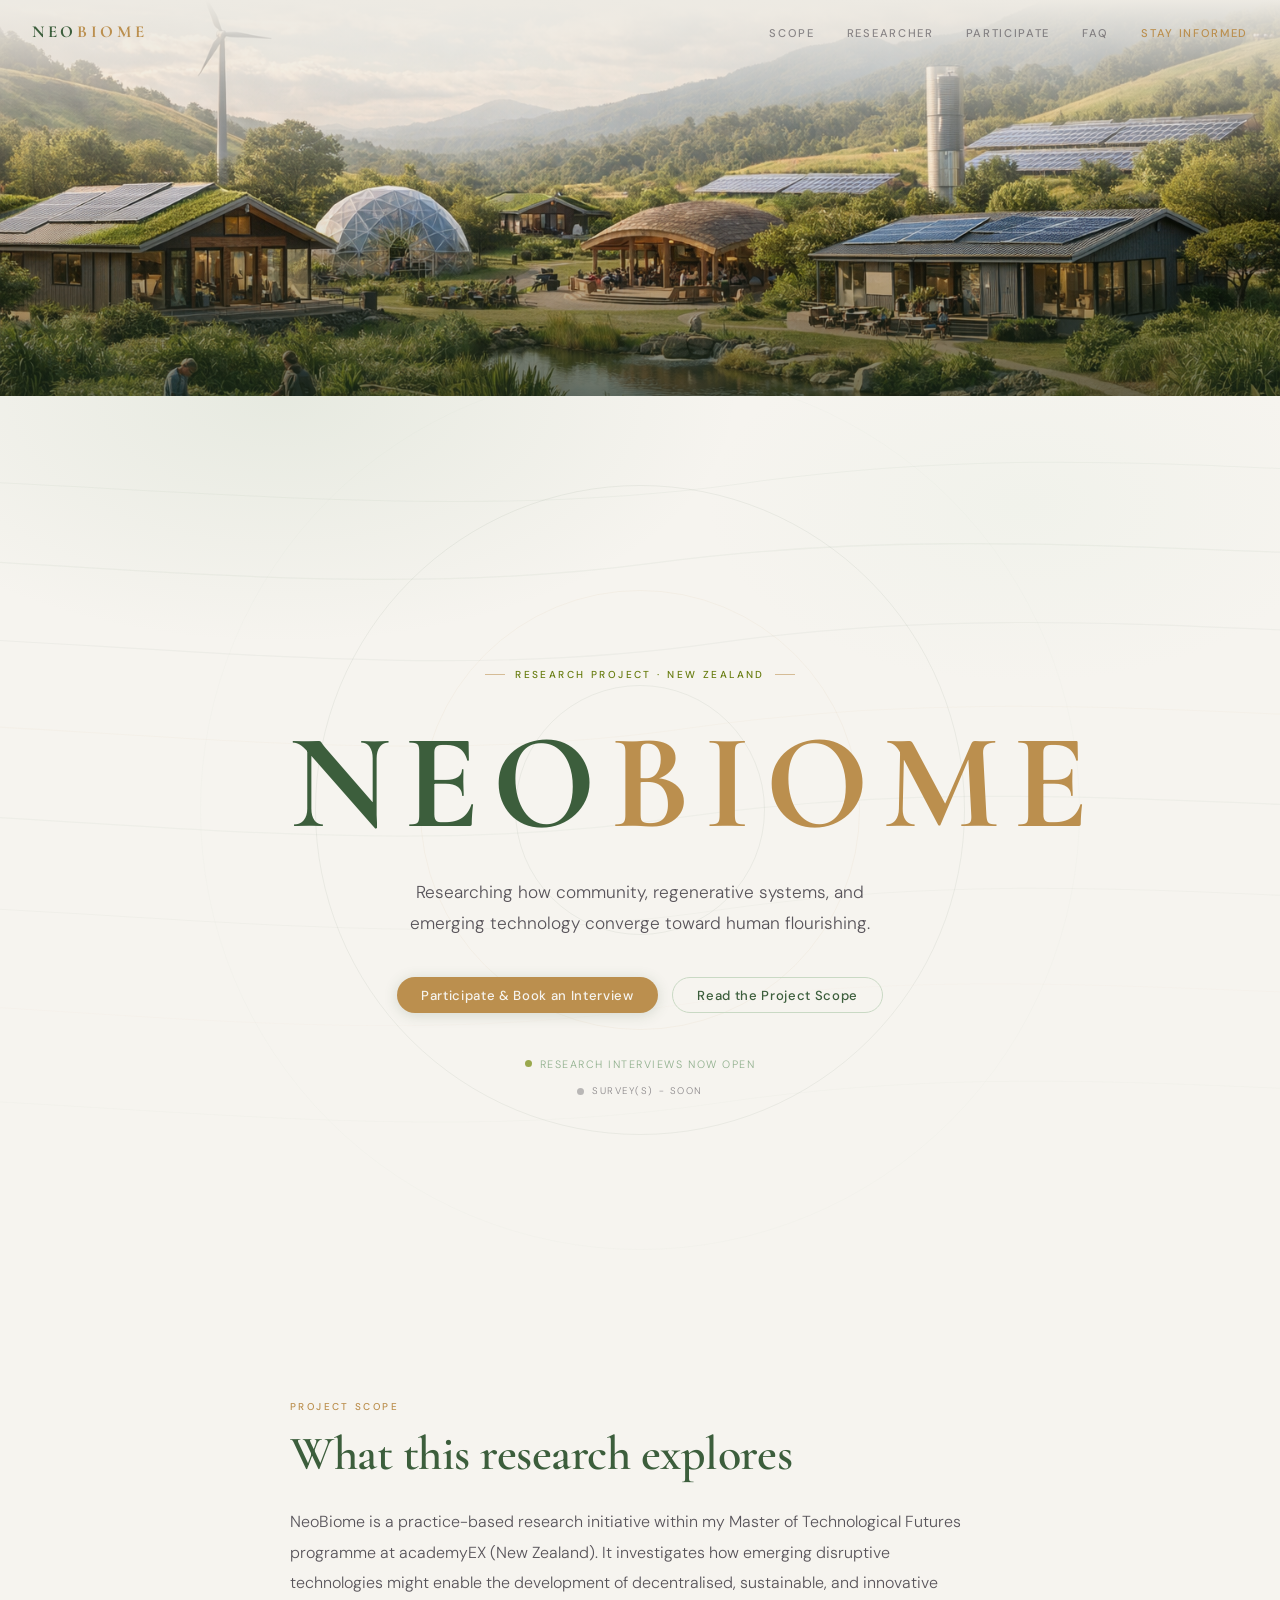
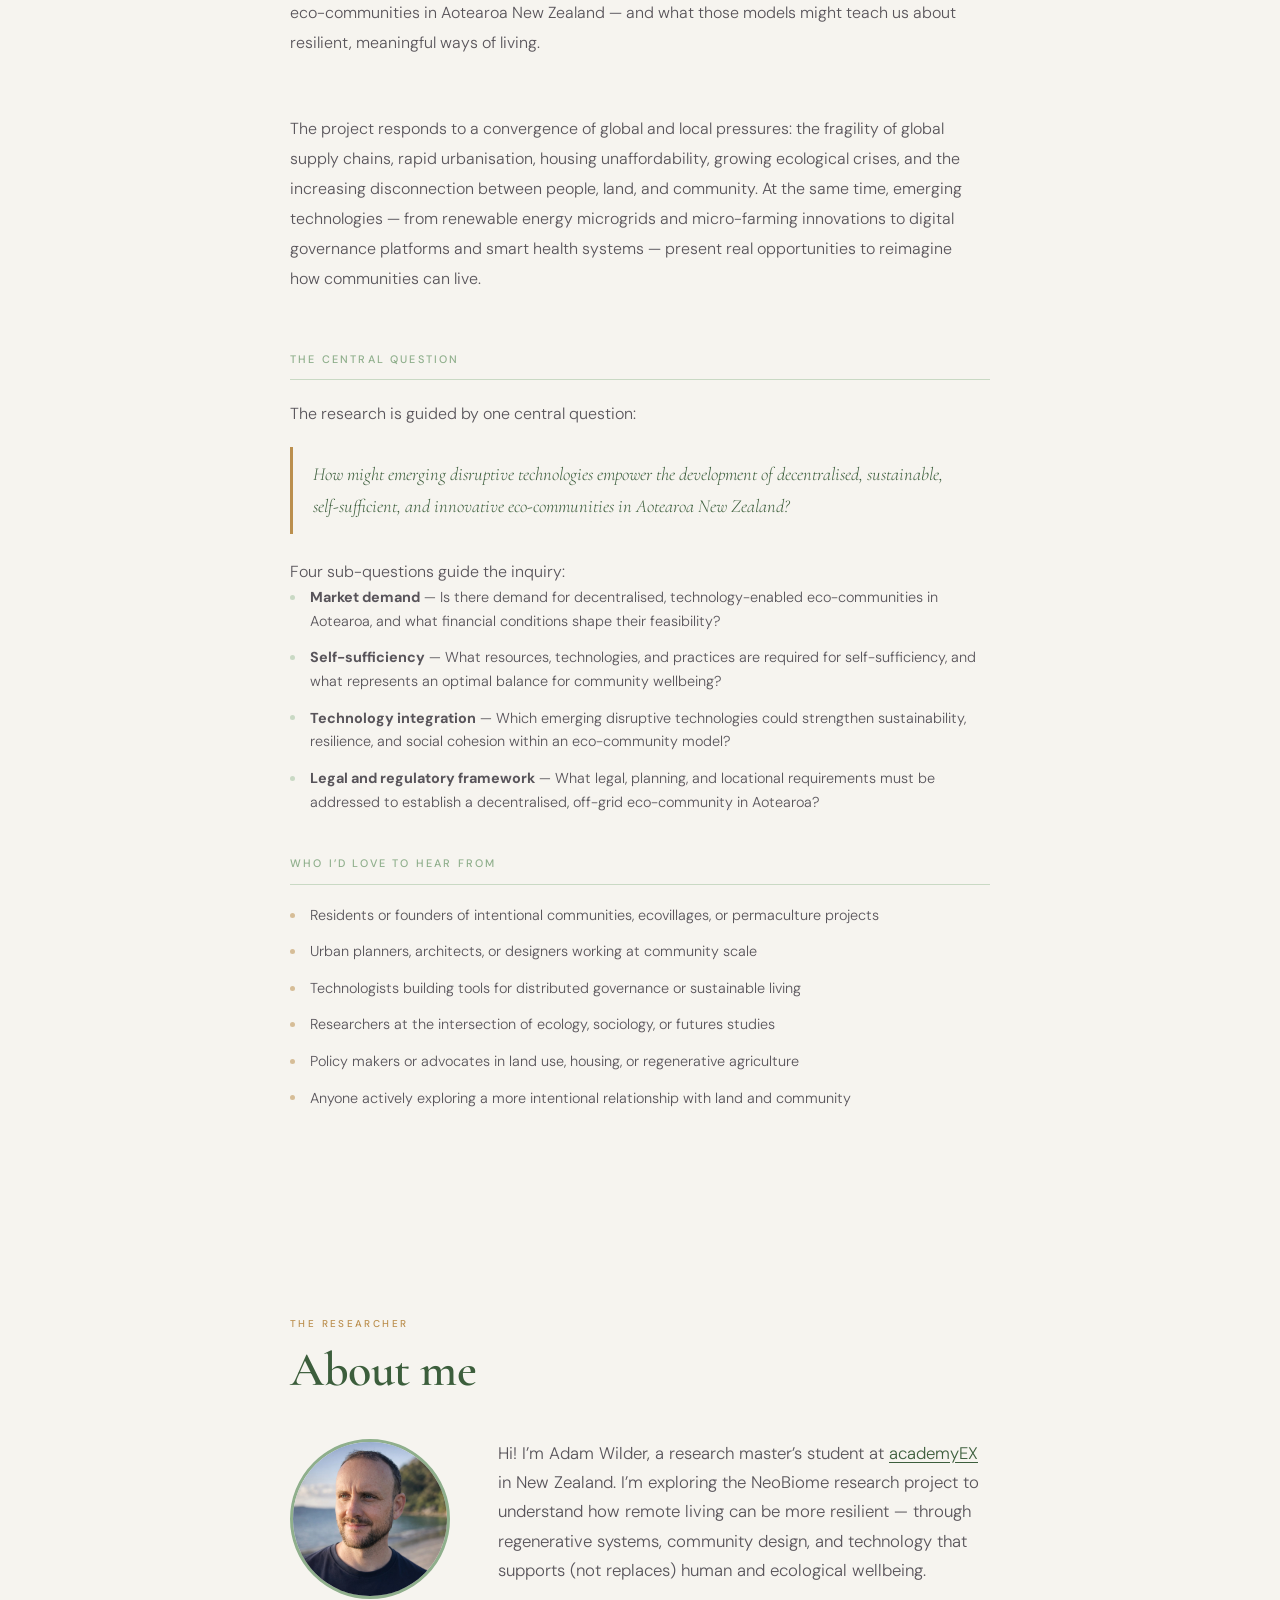
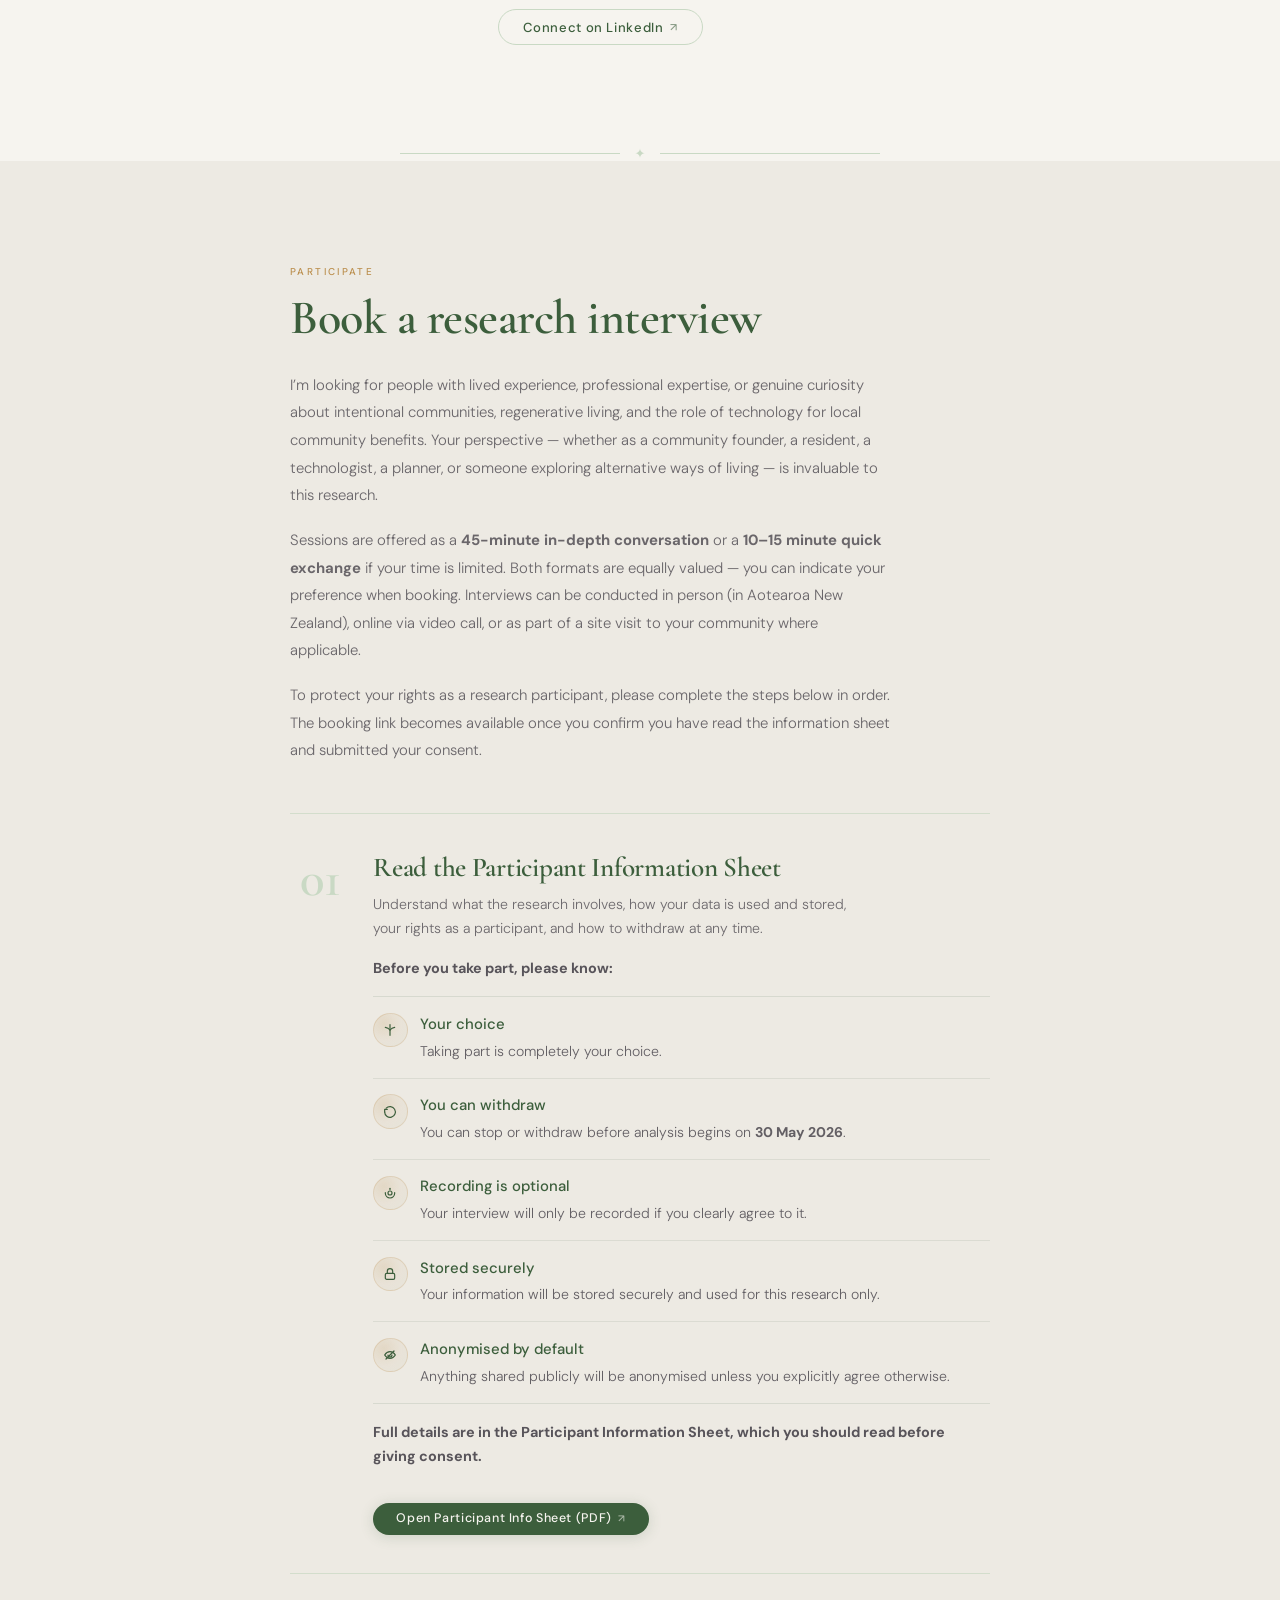
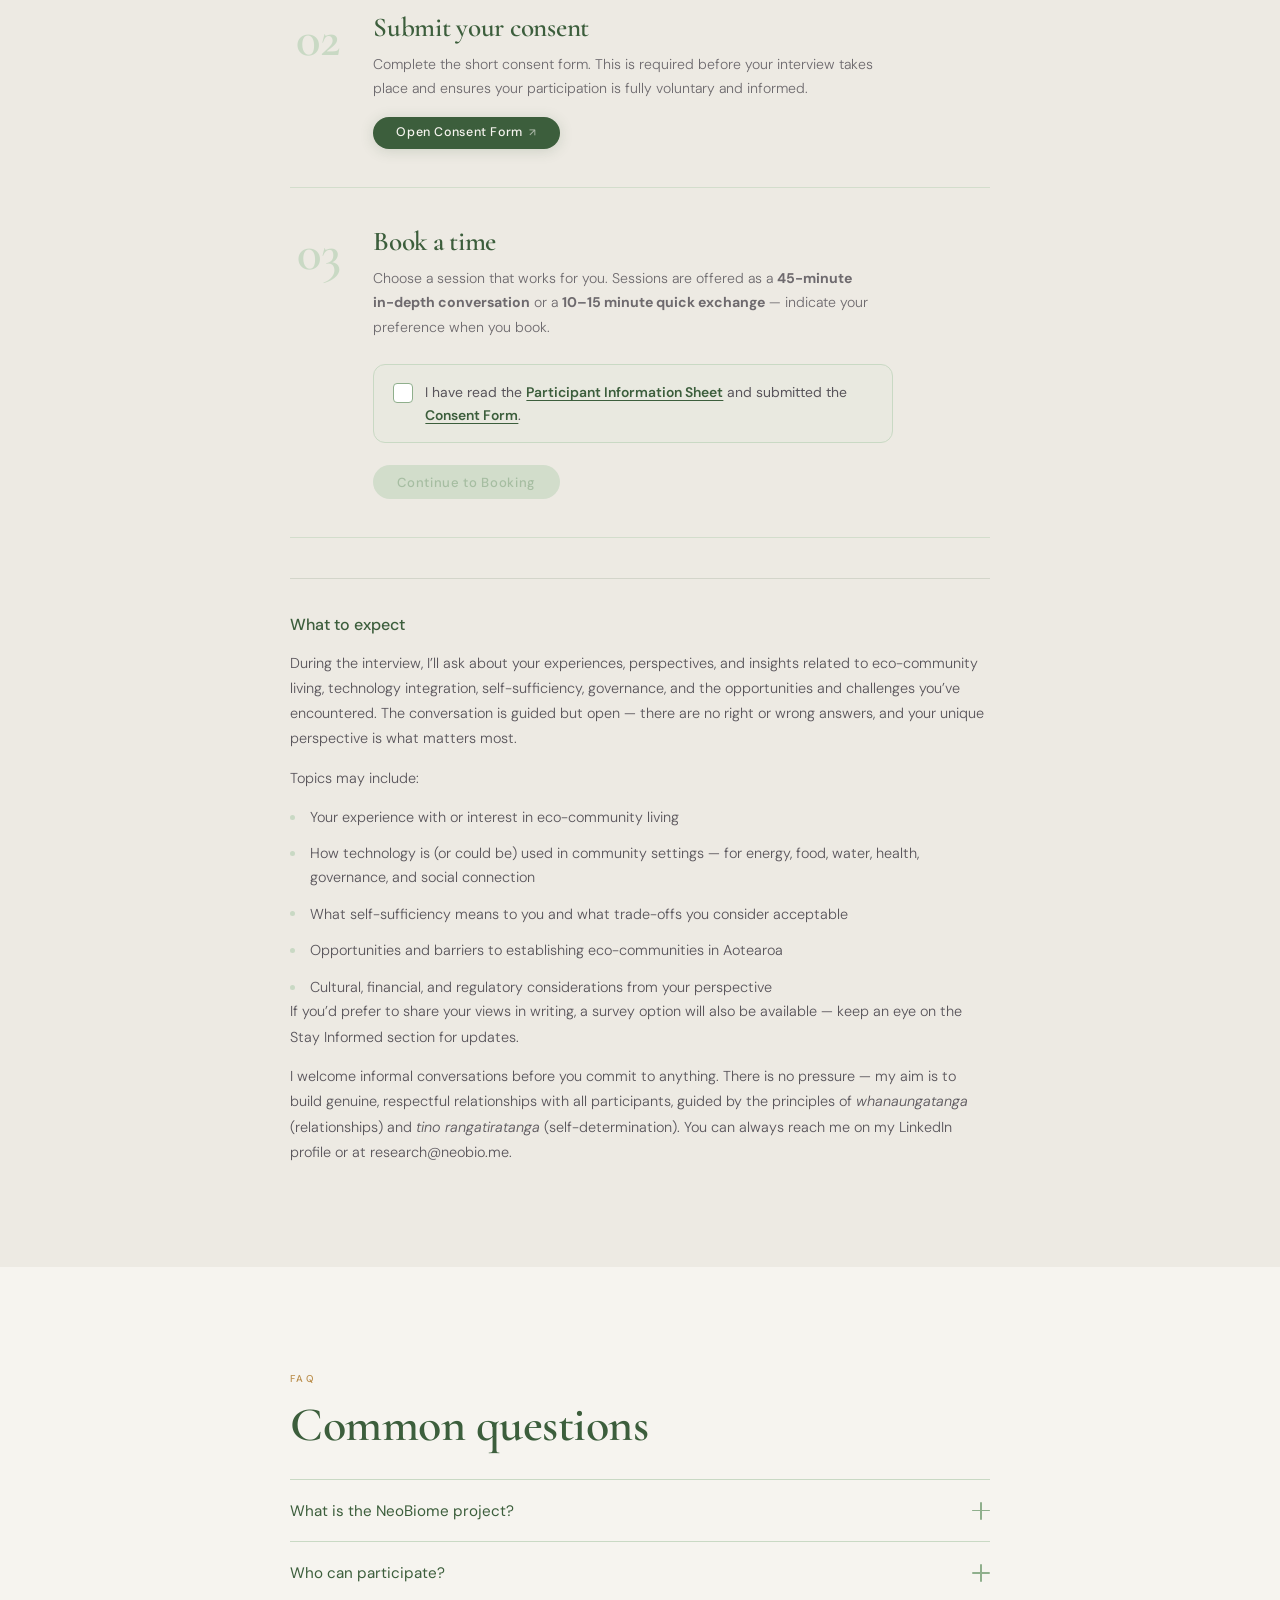
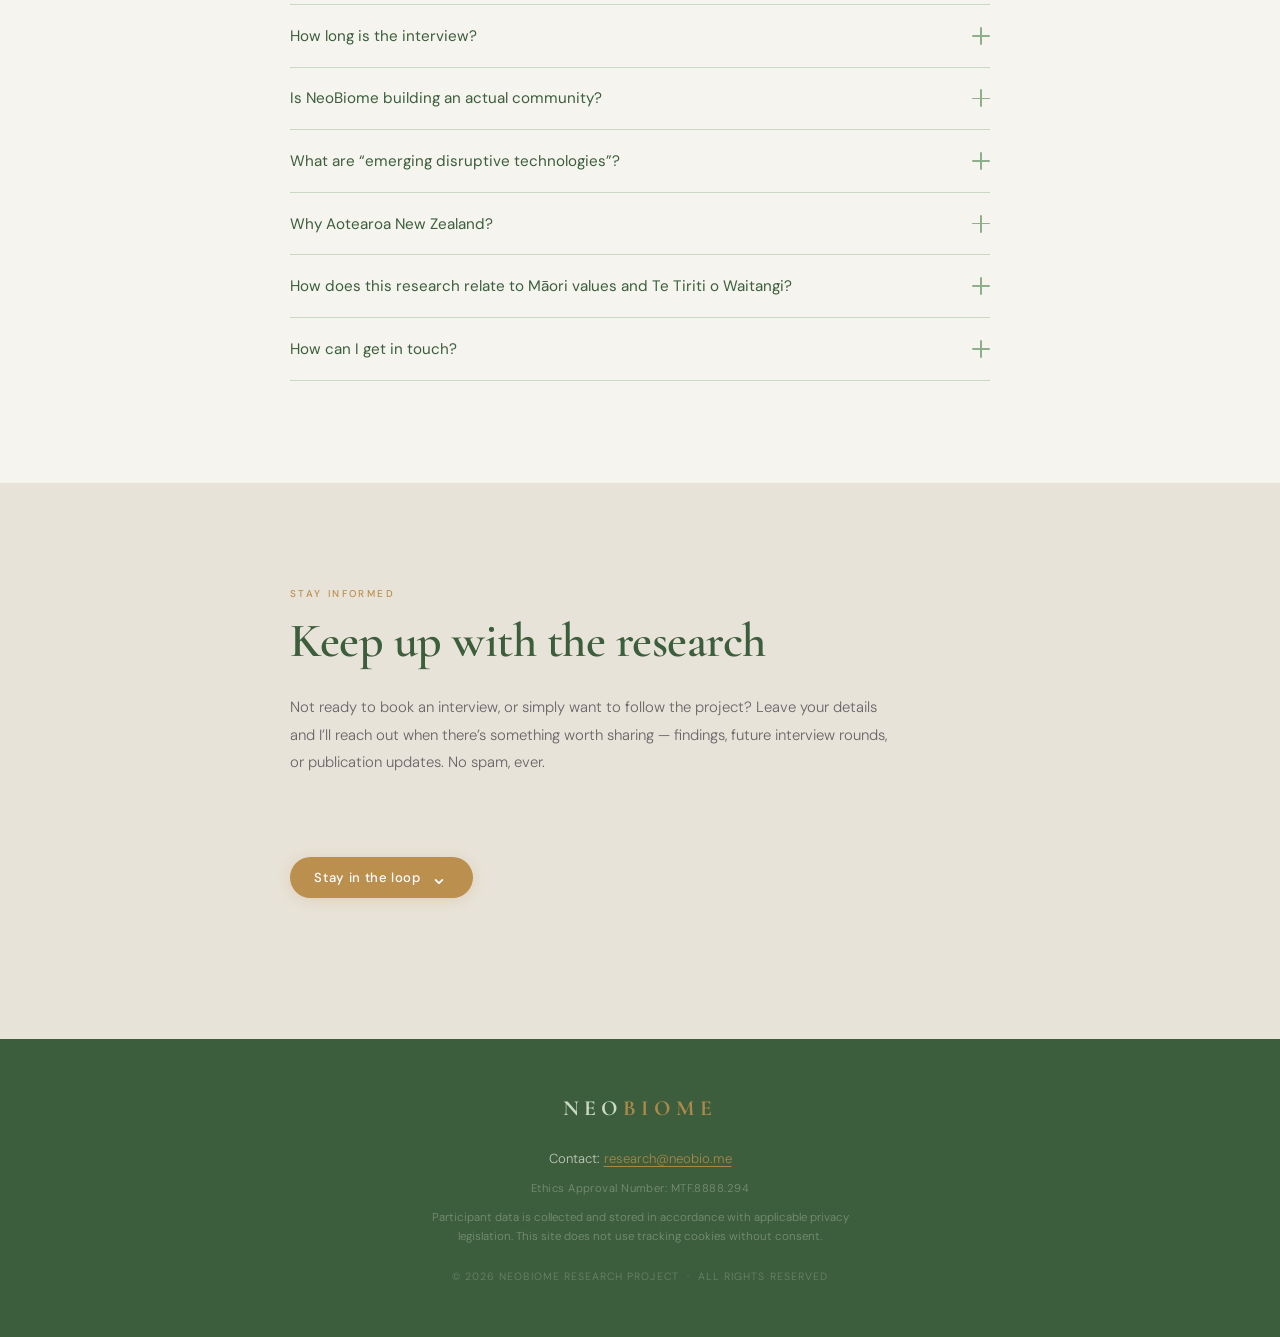
<file: index.html>
<!DOCTYPE html>
<html lang="en">
<head>
  <meta charset="UTF-8" />
  <meta name="viewport" content="width=device-width, initial-scale=1.0" />

  <!-- ═══════════════════════════════════════════════════
       SEO
  ════════════════════════════════════════════════════ -->
  <title>NeoBiome Research Project — Community Research Interviews Now Open</title>
  <meta name="description" content="An independent research initiative exploring how community, regenerative systems, and emerging technology converge toward human flourishing. Research interviews now open." />
  <!-- REPLACE: update this canonical URL once your domain is confirmed -->
  <link rel="canonical" href="https://neobiomeresearch.com/" />

  <!-- ═══════════════════════════════════════════════════
       OpenGraph / LinkedIn / Facebook
       REPLACE: update og:url and og:image with your real domain
  ════════════════════════════════════════════════════ -->
  <meta property="og:type"        content="website" />
  <meta property="og:url"         content="https://neobiomeresearch.com/" />
  <meta property="og:title"       content="NeoBiome Research Project — Research Interviews Now Open" />
  <meta property="og:description" content="Exploring how community, regenerative systems, and emerging technology converge toward human flourishing. Share your experience in a research interview." />
  <meta property="og:image"       content="https://neobiomeresearch.com/assets/og-image.png" />
  <meta property="og:image:width"  content="1200" />
  <meta property="og:image:height" content="630" />
  <meta property="og:image:alt"    content="NEOBIOME – Research Interviews Open" />

  <!-- Twitter Card -->
  <meta name="twitter:card"        content="summary_large_image" />
  <meta name="twitter:title"       content="NeoBiome Research Project" />
  <meta name="twitter:description" content="Research interviews now open. Exploring community, regenerative systems, and emerging technology." />
  <meta name="twitter:image"       content="https://neobiomeresearch.com/assets/og-image.png" />

  <!-- ═══════════════════════════════════════════════════
       Favicon
       Create /assets/favicon.svg — see instructions below
  ════════════════════════════════════════════════════ -->
  <link rel="icon" type="image/svg+xml" href="/assets/favicon.svg" />

  <!-- ═══════════════════════════════════════════════════
       Fonts: Cormorant Garamond (wordmark/headings) + DM Sans (body/UI)
  ════════════════════════════════════════════════════ -->
  <link rel="preconnect" href="https://fonts.googleapis.com" />
  <link rel="preconnect" href="https://fonts.gstatic.com" crossorigin />
  <link href="https://fonts.googleapis.com/css2?family=Cormorant+Garamond:ital,wght@0,400;0,600;0,700;1,400&family=DM+Sans:ital,opsz,wght@0,9..40,300;0,9..40,400;0,9..40,500;1,9..40,300&display=swap" rel="stylesheet" />

  <link rel="stylesheet" href="styles.css" />

  <style>
    /* Scope: research question blockquote */
    .scope-blockquote {
      border-left: 3px solid #BB8F4E;
      margin: 1.25rem 0 1.5rem;
      padding: 0.75rem 1.25rem;
      font-style: italic;
      font-family: 'Cormorant Garamond', serif;
      font-size: 1.15rem;
      color: #3C5E3C;
    }

    /* Scrollspy active nav link */
    .nav-links a.active { opacity: 1; color: #BB8F4E; }

    /* Participate: lead paragraphs (smaller gap than section-intro) */
    .participate-lead { font-size: 0.93rem; line-height: 1.85; color: var(--graphite);
      max-width: 600px; margin-bottom: 1.1rem; opacity: 0.88; }

    /* Scope columns: always single-column inside narrow container */
    .section-inner--narrow .scope-columns { grid-template-columns: 1fr; gap: 2.5rem; }

    /* Participate: "What to expect" block */
    .participate-expect { margin-top: 2.5rem; padding-top: 2rem;
      border-top: 1px solid rgba(60,94,60,0.15); }
    .participate-expect h3 { font-family: 'DM Sans', sans-serif; font-size: 1rem;
      font-weight: 500; color: #3C5E3C; margin-bottom: 0.75rem; }
    .participate-expect p { font-size: 0.9rem; line-height: 1.75; margin-bottom: 0.9rem; }
    .participate-expect p:last-child { margin-bottom: 0; }
    .participant-summary { margin: 1rem 0 1.1rem; }
    .participant-summary p { font-size: 0.9rem; line-height: 1.72; margin-bottom: 0.7rem; }
    .participant-summary p:last-child { margin-bottom: 0; }
    .participant-points {
      margin: 0.95rem 0 1rem;
      border-top: 1px solid rgba(60,94,60,0.12);
      border-bottom: 1px solid rgba(60,94,60,0.12);
    }
    .participant-point {
      display: flex;
      align-items: flex-start;
      gap: 0.75rem;
      padding: 0.9rem 0;
      border-bottom: 1px solid rgba(60,94,60,0.1);
    }
    .participant-point:last-child { border-bottom: 0; }
    .participant-point-icon {
      width: 2.15rem;
      height: 2.15rem;
      border-radius: 50%;
      display: inline-flex;
      align-items: center;
      justify-content: center;
      color: #3C5E3C;
      background:
        radial-gradient(circle at 30% 30%, rgba(187,143,78,0.2), rgba(187,143,78,0.08) 52%, rgba(60,94,60,0.04));
      border: 1px solid rgba(187,143,78,0.22);
      flex: 0 0 auto;
      margin-top: 0.08rem;
    }
    .participant-point-icon svg {
      width: 1rem;
      height: 1rem;
      stroke: currentColor;
      fill: none;
      stroke-width: 1.8;
      stroke-linecap: round;
      stroke-linejoin: round;
    }
    .participant-point h4 {
      font-family: 'DM Sans', sans-serif;
      font-size: 0.93rem;
      font-weight: 500;
      color: #3C5E3C;
      margin: 0 0 0.14rem;
    }
    .participant-point p {
      margin: 0;
      font-size: 0.88rem;
      line-height: 1.68;
      color: var(--graphite);
      opacity: 0.92;
    }

  </style>
</head>
<body>

  <!-- ══════════════════════════════════════════
       NAVIGATION
  ══════════════════════════════════════════ -->
  <nav class="site-nav" id="site-nav" aria-label="Site navigation">
    <a href="#hero" class="nav-wordmark" aria-label="NeoBiome — return to top">
      <span class="neo">NEO</span><span class="biome">BIOME</span>
    </a>

    <ul class="nav-links" id="nav-links" role="list">
      <li><a href="#scope">Scope</a></li>
      <li><a href="#researcher">Researcher</a></li>
      <li><a href="#participate">Participate</a></li>
      <li><a href="#faq">FAQ</a></li>
      <li><a href="#stay-informed">Stay Informed</a></li>
    </ul>

    <button class="nav-toggle" id="nav-toggle" aria-label="Open menu" aria-expanded="false" aria-controls="nav-links">
      <span></span>
      <span></span>
      <span></span>
    </button>
  </nav>


  <!-- ══════════════════════════════════════════
       SCENE IMAGE
  ══════════════════════════════════════════ -->
  <div class="scene">
    <img src="image.png" alt="Landscape representing the NeoBiome research context" />
  </div>

  <!-- ══════════════════════════════════════════
       HERO
  ══════════════════════════════════════════ -->
  <section id="hero" class="hero">

    <!-- Subtle topographic contour lines -->
    <svg class="topo-bg" aria-hidden="true" viewBox="0 0 1440 700"
         preserveAspectRatio="xMidYMid slice" xmlns="http://www.w3.org/2000/svg">
      <path d="M-200,65  C 200,42  500,110 800,68  C1100,26  1280,80  1640,58"  fill="none" stroke="#3C5E3C" stroke-width="0.8" opacity="0.042"/>
      <path d="M-200,125 C 150,100 430,170 730,130 C1030,90  1260,145 1640,118" fill="none" stroke="#3C5E3C" stroke-width="1"   opacity="0.052"/>
      <path d="M-200,188 C 200,162 480,235 780,192 C1080,150 1290,208 1640,180" fill="none" stroke="#3C5E3C" stroke-width="0.9" opacity="0.048"/>
      <path d="M-200,255 C 180,228 460,302 760,258 C1060,215 1275,272 1640,246" fill="none" stroke="#BB8F4E" stroke-width="0.8" opacity="0.040"/>
      <path d="M-200,325 C 170,298 450,372 750,328 C1050,285 1270,342 1640,316" fill="none" stroke="#3C5E3C" stroke-width="1"   opacity="0.038"/>
      <path d="M-200,398 C 200,370 480,445 780,400 C1080,356 1285,414 1640,387" fill="none" stroke="#3C5E3C" stroke-width="0.8" opacity="0.032"/>
      <path d="M-200,472 C 160,445 440,520 740,475 C1040,430 1265,488 1640,461" fill="none" stroke="#BB8F4E" stroke-width="0.7" opacity="0.028"/>
      <path d="M-200,548 C 200,520 480,595 780,550 C1080,506 1280,564 1640,537" fill="none" stroke="#3C5E3C" stroke-width="0.7" opacity="0.024"/>
    </svg>

    <!-- Breathing rings -->
    <div class="rings" aria-hidden="true">
      <div class="ring"></div>
      <div class="ring"></div>
      <div class="ring"></div>
      <div class="ring"></div>
    </div>

    <div class="hero-content">

      <div class="label anim-rise" style="--delay: 0.2s">
        <span class="label-line"></span>
        Research Project · New Zealand
        <span class="label-line"></span>
      </div>

      <h1 class="wordmark anim-rise" style="--delay: 0.4s" aria-label="NeoBiome">
        <span class="neo">NEO</span><span class="biome">BIOME</span>
      </h1>

      <p class="hero-tagline anim-rise" style="--delay: 0.6s">
        Researching how community, regenerative systems,
        and emerging technology converge toward human flourishing.
      </p>

      <div class="hero-actions anim-rise" style="--delay: 0.8s">
        <a href="#participate" class="btn btn-primary btn-interview">Participate &amp; Book an Interview</a>
        <a href="#scope"       class="btn btn-ghost">Read the Project Scope</a>
      </div>

      <div class="status-row anim-rise" style="--delay: 1.0s">
        <span class="status-item">
          <span class="dot" aria-hidden="true"></span>
          <span>Research interviews now open</span>
        </span>
        <span class="status-item status-item--muted" aria-label="Surveys coming soon">
          <span class="dot status-dot--muted" aria-hidden="true"></span>
          <span>Survey(s) - soon</span>
        </span>
      </div>

    </div>
  </section>


  <!-- ══════════════════════════════════════════
       PROJECT SCOPE
  ══════════════════════════════════════════ -->
  <section id="scope" class="section section-scope">
    <div class="section-inner section-inner--narrow">

      <div class="section-label">Project Scope</div>
      <h2>What this research explores</h2>

      <p class="scope-overview">
        NeoBiome is a practice-based research initiative within my Master of Technological
        Futures programme at academyEX (New Zealand). It investigates how emerging disruptive
        technologies might enable the development of decentralised, sustainable, and innovative
        eco-communities in Aotearoa New Zealand — and what those models might teach us about
        resilient, meaningful ways of living.
      </p>
      <p class="scope-overview">
        The project responds to a convergence of global and local pressures: the fragility of
        global supply chains, rapid urbanisation, housing unaffordability, growing ecological
        crises, and the increasing disconnection between people, land, and community. At the
        same time, emerging technologies — from renewable energy microgrids and micro-farming
        innovations to digital governance platforms and smart health systems — present real
        opportunities to reimagine how communities can live.
      </p>

      <div class="scope-columns">

        <div class="scope-col">
          <h3>The central question</h3>
          <p>The research is guided by one central question:</p>
          <blockquote class="scope-blockquote">
            How might emerging disruptive technologies empower the development of decentralised,
            sustainable, self-sufficient, and innovative eco-communities in Aotearoa New Zealand?
          </blockquote>
          <p>Four sub-questions guide the inquiry:</p>
          <ul class="scope-list">
            <li><strong>Market demand</strong> — Is there demand for decentralised, technology-enabled
              eco-communities in Aotearoa, and what financial conditions shape their feasibility?</li>
            <li><strong>Self-sufficiency</strong> — What resources, technologies, and practices are
              required for self-sufficiency, and what represents an optimal balance for community
              wellbeing?</li>
            <li><strong>Technology integration</strong> — Which emerging disruptive technologies could
              strengthen sustainability, resilience, and social cohesion within an eco-community
              model?</li>
            <li><strong>Legal and regulatory framework</strong> — What legal, planning, and locational
              requirements must be addressed to establish a decentralised, off-grid eco-community in
              Aotearoa?</li>
          </ul>
        </div>

        <div class="scope-col">
          <h3>Who I&rsquo;d love to hear from</h3>
          <ul class="scope-list scope-list--accent">
            <li>Residents or founders of intentional communities, ecovillages, or permaculture projects</li>
            <li>Urban planners, architects, or designers working at community scale</li>
            <li>Technologists building tools for distributed governance or sustainable living</li>
            <li>Researchers at the intersection of ecology, sociology, or futures studies</li>
            <li>Policy makers or advocates in land use, housing, or regenerative agriculture</li>
            <li>Anyone actively exploring a more intentional relationship with land and community</li>
          </ul>
        </div>

      </div>

    </div>
  </section>


  <!-- ══════════════════════════════════════════
       RESEARCHER
  ══════════════════════════════════════════ -->
  <section id="researcher" class="section section-researcher">
    <div class="section-inner section-inner--narrow">

      <div class="section-label">The Researcher</div>
      <h2>About me</h2>

      <div class="researcher-layout">

        <div class="researcher-photo-wrap">
          <!-- REPLACE: add your profile photo to /assets/ and update src below -->
          <img src="assets/profile.jpeg" alt="Adam Wilder" class="researcher-photo" />
        </div>

        <div class="researcher-bio">
          <p>
            Hi! I&rsquo;m Adam Wilder, a research master&rsquo;s student at
            <a href="https://www.academyex.com/" target="_blank" rel="noopener noreferrer">academyEX</a>
            in New Zealand. I&rsquo;m exploring the NeoBiome research project to understand
            how remote living can be more resilient &mdash; through regenerative systems,
            community design, and technology that supports (not replaces) human and
            ecological wellbeing.
          </p>
          <a href="https://www.linkedin.com/in/wilderadam/"
             target="_blank" rel="noopener noreferrer"
             class="btn btn-ghost btn-linkedin">
            Connect on LinkedIn <span class="btn-ext" aria-hidden="true">↗</span>
          </a>
        </div>

      </div>

    </div>
  </section>


  <!-- ══════════════════════════════════════════
       SECTION DIVIDER
  ══════════════════════════════════════════ -->
  <div class="section-divider" aria-hidden="true">
    <span class="divider-line"></span>
    <span class="divider-leaf">&#10022;</span>
    <span class="divider-line"></span>
  </div>


  <!-- ══════════════════════════════════════════
       PARTICIPATE — CONSENT GATE
  ══════════════════════════════════════════ -->
  <section id="participate" class="section section-participate">
    <div class="section-inner section-inner--narrow">

      <div class="section-label">Participate</div>
      <h2>Book a research interview</h2>

      <p class="participate-lead">
        I&rsquo;m looking for people with lived experience, professional expertise, or genuine
        curiosity about intentional communities, regenerative living, and the role of technology
        for local community benefits. Your perspective &mdash; whether as a community founder,
        a resident, a technologist, a planner, or someone exploring alternative ways of living
        &mdash; is invaluable to this research.
      </p>
      <p class="participate-lead">
        Sessions are offered as a <strong>45-minute in-depth conversation</strong> or a
        <strong>10&ndash;15 minute quick exchange</strong> if your time is limited. Both formats
        are equally valued &mdash; you can indicate your preference when booking. Interviews can
        be conducted in person (in Aotearoa New Zealand), online via video call, or as part of a
        site visit to your community where applicable.
      </p>
      <p class="section-intro">
        To protect your rights as a research participant, please complete the steps below in
        order. The booking link becomes available once you confirm you have read the information
        sheet and submitted your consent.
      </p>

      <div class="consent-gate" role="list">

        <!-- Step 01 -->
        <div class="step" role="listitem">
          <div class="step-layout">
            <span class="step-num" aria-hidden="true">01</span>
            <div class="step-body">
              <h3>Read the Participant Information Sheet</h3>
              <p>Understand what the research involves, how your data is used and stored,
                 your rights as a participant, and how to withdraw at any time.</p>
              <div class="participant-summary">
                <p><strong>Before you take part, please know:</strong></p>
                <div class="participant-points" role="list" aria-label="Participant rights summary">
                  <article class="participant-point" role="listitem">
                    <span class="participant-point-icon" aria-hidden="true">
                      <svg viewBox="0 0 24 24">
                        <path d="M12 4v16"></path>
                        <path d="M12 12c-1.9-2.4-4-3.6-7-4"></path>
                        <path d="M12 12c1.9-2.4 4-3.6 7-4"></path>
                      </svg>
                    </span>
                    <div>
                      <h4>Your choice</h4>
                      <p>Taking part is completely your choice.</p>
                    </div>
                  </article>
                  <article class="participant-point" role="listitem">
                    <span class="participant-point-icon" aria-hidden="true">
                      <svg viewBox="0 0 24 24">
                        <path d="M8 8H4v4"></path>
                        <path d="M4 12a8 8 0 1 0 2.3-5.7"></path>
                      </svg>
                    </span>
                    <div>
                      <h4>You can withdraw</h4>
                      <p>You can stop or withdraw before analysis begins on <strong>30 May 2026</strong>.</p>
                    </div>
                  </article>
                  <article class="participant-point" role="listitem">
                    <span class="participant-point-icon" aria-hidden="true">
                      <svg viewBox="0 0 24 24">
                        <path d="M12 15a3 3 0 1 0 0-6 3 3 0 0 0 0 6Z"></path>
                        <path d="M19 11.5v1a7 7 0 0 1-14 0v-1"></path>
                        <path d="M12 5v2"></path>
                      </svg>
                    </span>
                    <div>
                      <h4>Recording is optional</h4>
                      <p>Your interview will only be recorded if you clearly agree to it.</p>
                    </div>
                  </article>
                  <article class="participant-point" role="listitem">
                    <span class="participant-point-icon" aria-hidden="true">
                      <svg viewBox="0 0 24 24">
                        <rect x="5" y="11" width="14" height="9" rx="2"></rect>
                        <path d="M8 11V8a4 4 0 0 1 8 0v3"></path>
                      </svg>
                    </span>
                    <div>
                      <h4>Stored securely</h4>
                      <p>Your information will be stored securely and used for this research only.</p>
                    </div>
                  </article>
                  <article class="participant-point" role="listitem">
                    <span class="participant-point-icon" aria-hidden="true">
                      <svg viewBox="0 0 24 24">
                        <path d="M4 12s3-5 8-5 8 5 8 5-3 5-8 5-8-5-8-5Z"></path>
                        <path d="M9 12a3 3 0 1 0 6 0"></path>
                        <path d="M6 18l12-12"></path>
                      </svg>
                    </span>
                    <div>
                      <h4>Anonymised by default</h4>
                      <p>Anything shared publicly will be anonymised unless you explicitly agree otherwise.</p>
                    </div>
                  </article>
                </div>
                <p><strong>Full details are in the Participant Information Sheet, which you should read before giving consent.</strong></p>
              </div>
              <!-- REPLACE: set href to your PDF URL, e.g. a Google Drive link or /assets/participant-info.pdf -->
              <a href="/assets/docs/Participant-Information-Sheet.pdf"
                 target="_blank" rel="noopener noreferrer"
                 id="participant-info-btn"
                 class="btn btn-step">
                Open Participant Info Sheet (PDF) <span class="btn-ext" aria-hidden="true">↗</span>
              </a>
            </div>
          </div>
        </div>

        <!-- Step 02 -->
        <div class="step" role="listitem">
          <div class="step-layout">
            <span class="step-num" aria-hidden="true">02</span>
            <div class="step-body">
              <h3>Submit your consent</h3>
              <p>Complete the short consent form. This is required before your interview
                 takes place and ensures your participation is fully voluntary and informed.</p>
              <!-- REPLACE: set href to your Microsoft Forms consent URL -->
              <a href="https://forms.office.com/e/SNfatqB4rr"
                 target="_blank" rel="noopener noreferrer"
                 id="consent-form-btn"
                 class="btn btn-step">
                Open Consent Form <span class="btn-ext" aria-hidden="true">↗</span>
              </a>
            </div>
          </div>
        </div>

        <!-- Step 03 -->
        <div class="step step--book" role="listitem">
          <div class="step-layout">
            <span class="step-num" aria-hidden="true">03</span>
            <div class="step-body">
              <h3>Book a time</h3>
              <p>Choose a session that works for you. Sessions are offered as a
                 <strong>45-minute in-depth conversation</strong> or a
                 <strong>10–15 minute quick exchange</strong> — indicate your preference
                 when you book.</p>

              <label class="consent-check" for="consent-checkbox">
                <input type="checkbox" id="consent-checkbox" />
                <span class="check-mark" aria-hidden="true"></span>
                <span class="check-label">
                  I have read the
                  <a href="/assets/docs/Participant-Information-Sheet.pdf" target="_blank" rel="noopener noreferrer">Participant Information Sheet</a>
                  and submitted the
                  <a href="https://forms.office.com/e/SNfatqB4rr" target="_blank" rel="noopener noreferrer">Consent Form</a>.
                </span>
              </label>

              <!-- Booking URL is already live — provided by user -->
              <a href="https://outlook.office.com/book/NeobiomeResearchProjectInterviews@neobio.me/?ismsaljsauthenabled"
                 target="_blank" rel="noopener noreferrer"
                 class="btn btn-primary btn-book"
                 id="booking-btn"
                 aria-disabled="true"
                 tabindex="-1">
                Continue to Booking
              </a>
            </div>
          </div>
        </div>

      </div><!-- /consent-gate -->

      <div class="participate-expect">
        <h3>What to expect</h3>
        <p>During the interview, I&rsquo;ll ask about your experiences, perspectives, and
          insights related to eco-community living, technology integration, self-sufficiency,
          governance, and the opportunities and challenges you&rsquo;ve encountered. The
          conversation is guided but open &mdash; there are no right or wrong answers, and your
          unique perspective is what matters most.</p>
        <p>Topics may include:</p>
        <ul class="scope-list">
          <li>Your experience with or interest in eco-community living</li>
          <li>How technology is (or could be) used in community settings &mdash; for energy,
            food, water, health, governance, and social connection</li>
          <li>What self-sufficiency means to you and what trade-offs you consider acceptable</li>
          <li>Opportunities and barriers to establishing eco-communities in Aotearoa</li>
          <li>Cultural, financial, and regulatory considerations from your perspective</li>
        </ul>
        <p>If you&rsquo;d prefer to share your views in writing, a survey option will also be
          available &mdash; keep an eye on the Stay Informed section for updates.</p>
        <p>I welcome informal conversations before you commit to anything. There is no pressure
          &mdash; my aim is to build genuine, respectful relationships with all participants,
          guided by the principles of <em>whanaungatanga</em> (relationships) and
          <em>tino rangatiratanga</em> (self-determination). You can always reach me on my
          <a href="https://www.linkedin.com/in/wilderadam/" target="_blank" rel="noopener noreferrer">LinkedIn profile</a>
          or at <a href="mailto:research@neobio.me">research@neobio.me</a>.</p>
      </div>

    </div>
  </section>


  <!-- ══════════════════════════════════════════
       FAQ
  ══════════════════════════════════════════ -->
  <section id="faq" class="section section-faq">
    <div class="section-inner section-inner--narrow">

      <div class="section-label">FAQ</div>
      <h2>Common questions</h2>

      <div class="faq-list">
        <div class="faq-item">
          <button class="faq-q" aria-expanded="false">
            What is the NeoBiome project?
            <span class="faq-icon" aria-hidden="true"></span>
          </button>
          <div class="faq-a" hidden>
            <p>NeoBiome is a research project within my Master of Technological Futures at
              academyEX. It explores how community, regenerative systems, and emerging
              technologies might support more resilient ways of living in Aotearoa New Zealand.</p>
          </div>
        </div>

        <div class="faq-item">
          <button class="faq-q" aria-expanded="false">
            Who can participate?
            <span class="faq-icon" aria-hidden="true"></span>
          </button>
          <div class="faq-a" hidden>
            <p>Participation is open to people with lived experience, professional expertise,
              or a strong interest in eco-communities, regenerative living, community design,
              sustainability, and related technologies, whether based in New Zealand or
              internationally.</p>
          </div>
        </div>

        <div class="faq-item">
          <button class="faq-q" aria-expanded="false">
            How long is the interview?
            <span class="faq-icon" aria-hidden="true"></span>
          </button>
          <div class="faq-a" hidden>
            <p>You can choose a <strong>45-minute in-depth conversation</strong> or a
               <strong>10–15 minute quick exchange</strong> if your time is limited. Both
               formats are equally valued.</p>
          </div>
        </div>

        <div class="faq-item">
          <button class="faq-q" aria-expanded="false">
            Is NeoBiome building an actual community?
            <span class="faq-icon" aria-hidden="true"></span>
          </button>
          <div class="faq-a" hidden>
            <p>No. At this stage, NeoBiome is a research project focused on understanding
              feasibility, design possibilities, and community needs rather than building a
              real-world community.</p>
          </div>
        </div>

        <div class="faq-item">
          <button class="faq-q" aria-expanded="false">
            What are &ldquo;emerging disruptive technologies&rdquo;?
            <span class="faq-icon" aria-hidden="true"></span>
          </button>
          <div class="faq-a" hidden>
            <p>In this project, the term refers to technologies that could reshape how communities
              live and function, such as renewable energy systems, digital governance tools,
              local food and water systems, and communications or health-support technologies.</p>
          </div>
        </div>

        <div class="faq-item">
          <button class="faq-q" aria-expanded="false">
            Why Aotearoa New Zealand?
            <span class="faq-icon" aria-hidden="true"></span>
          </button>
          <div class="faq-a" hidden>
            <p>Aotearoa is a strong setting for this research because it brings together
              questions of self-reliance, environmental responsibility, community innovation,
              and culturally grounded models such as papakāinga.</p>
          </div>
        </div>

        <div class="faq-item">
          <button class="faq-q" aria-expanded="false">
            How does this research relate to Māori values and Te Tiriti o Waitangi?
            <span class="faq-icon" aria-hidden="true"></span>
          </button>
          <div class="faq-a" hidden>
            <p>The research is informed by values such as <em>whanaungatanga</em> (relationships),
              <em>kaitiakitanga</em> (guardianship), and <em>tino rangatiratanga</em> (self-determination), and by Te Tiriti principles of partnership,
              protection, and participation. I approach this as a non-Māori researcher with
              care, humility, and a commitment to respectful engagement.</p>
          </div>
        </div>

        <div class="faq-item">
          <button class="faq-q" aria-expanded="false">
            How can I get in touch?
            <span class="faq-icon" aria-hidden="true"></span>
          </button>
          <div class="faq-a" hidden>
            <p>The best first step is to register through the <strong>Stay Informed</strong> /
              <strong>Stay in the loop</strong> form below. If you&rsquo;d prefer to contact me
              directly, you can also email <a href="mailto:research@neobio.me">research@neobio.me</a>
              or reach me on <a href="https://www.linkedin.com/in/wilderadam/" target="_blank" rel="noopener noreferrer">LinkedIn</a>.</p>
          </div>
        </div>

      </div>
    </div>
  </section>


  <!-- ══════════════════════════════════════════
       STAY INFORMED — Expression of Interest
  ══════════════════════════════════════════ -->
  <section id="stay-informed" class="section section-eoi">
    <div class="section-inner section-inner--narrow">

      <div class="section-label">Stay Informed</div>
      <h2>Keep up with the research</h2>

      <p class="section-intro">
        Not ready to book an interview, or simply want to follow the project?
        Leave your details and I&rsquo;ll reach out when there&rsquo;s something
        worth sharing &mdash; findings, future interview rounds, or publication updates.
        No spam, ever.
      </p>

      <!-- Toggle button -->
      <button class="btn btn-gold eoi-toggle" id="eoi-toggle" aria-expanded="false" aria-controls="eoi-collapse">
        Stay in the loop
        <span class="eoi-toggle-arrow" aria-hidden="true">&#8964;</span>
      </button>

      <!-- Collapsible panel -->
      <div class="eoi-collapse" id="eoi-collapse" aria-hidden="true">

        <div class="eoi-msforms-wrap">
          <iframe
            id="eoi-msforms"
            src="https://forms.office.com/e/MFmJyWk4nh?embed=true"
            title="Stay in the loop — Microsoft Form"
            class="eoi-msforms-frame"
            frameborder="0"
            marginwidth="0"
            marginheight="0"
            allowfullscreen
          ></iframe>
        </div>

        <p class="eoi-privacy">
          Your details will be used only to send you updates about this research project.
          To be removed from the list at any time, email
          <a href="mailto:research@neobio.me">research@neobio.me</a>.
          I do not share your information with third parties.
        </p>

      </div>

    </div>
  </section>


  <!-- ══════════════════════════════════════════
       FOOTER
  ══════════════════════════════════════════ -->
  <footer class="site-footer">

    <div class="footer-content">

      <div class="footer-wordmark" aria-label="NeoBiome">
        <span class="neo">NEO</span><span class="biome">BIOME</span>
      </div>

      <p class="footer-copy">
        Contact:
        <a href="mailto:research@neobio.me">research@neobio.me</a>
      </p>

    
      <p class="footer-ethics">
        Ethics Approval Number: MTF.8888.294
      </p>

      <p class="footer-privacy">
        Participant data is collected and stored in accordance with applicable privacy
        legislation. This site does not use tracking cookies without consent.
      </p>

      <p class="footer-legal">
        &copy; 2026 NeoBiome Research Project &nbsp;&middot;&nbsp; All rights reserved
      </p>

    </div>
  </footer>

  <script data-goatcounter="https://neobiome.goatcounter.com/count"
          async src="//gc.zgo.at/count.js"></script>

  <script src="script.js"></script>
  <script>
    (function () {
      var navAs = document.querySelectorAll('.nav-links a[href^="#"]');
      var sections = Array.from(navAs).map(function (a) {
        return document.querySelector(a.getAttribute('href'));
      }).filter(Boolean);

      function setActive(id) {
        navAs.forEach(function (a) {
          a.classList.toggle('active', a.getAttribute('href') === '#' + id);
        });
      }

      if ('IntersectionObserver' in window) {
        var observer = new IntersectionObserver(function (entries) {
          entries.forEach(function (entry) {
            if (entry.isIntersecting) setActive(entry.target.id);
          });
        }, { rootMargin: '-10% 0px -75% 0px' });
        sections.forEach(function (s) { observer.observe(s); });
      } else {
        var navH = 70;
        window.addEventListener('scroll', function () {
          var y = window.scrollY + navH + 10;
          var active = null;
          sections.forEach(function (s) { if (s.offsetTop <= y) active = s.id; });
          if (active) setActive(active);
        }, { passive: true });
      }
    })();
  </script>


</body>
</html>
</file>
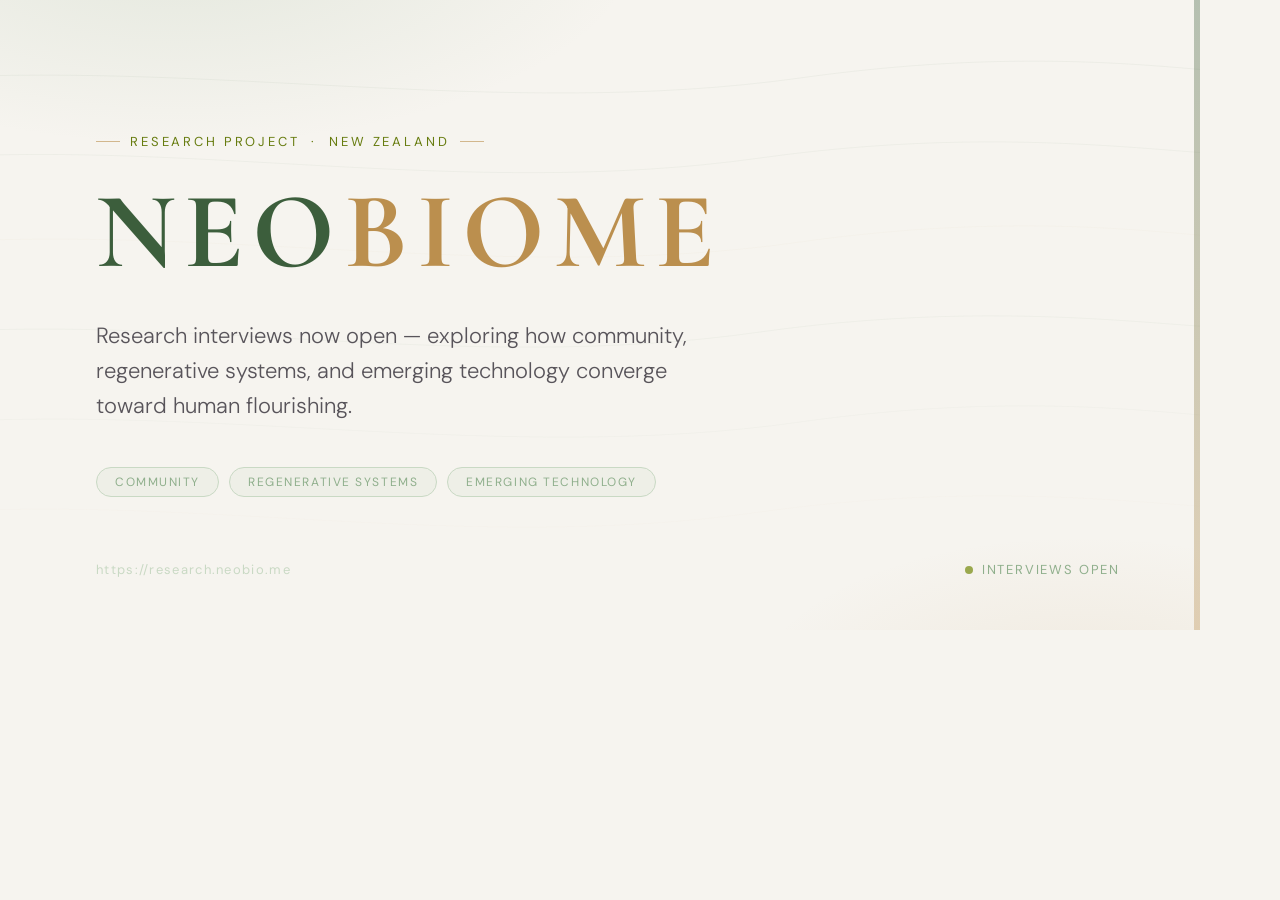
<file: assets/og-image-template.html>
<!DOCTYPE html>
<html lang="en">
<head>
  <meta charset="UTF-8" />
  <!--
    OG IMAGE TEMPLATE
    ─────────────────
    HOW TO EXPORT AS PNG:

    Option A — Chrome screenshot (simplest):
    1. Open this file in Chrome
    2. Open DevTools → press F12
    3. Click the device toolbar icon (looks like a phone/tablet, top-left of DevTools)
    4. Set dimensions to exactly 1200 × 630 in the size fields at the top
    5. Press Ctrl+Shift+P (or Cmd+Shift+P on Mac) → type "screenshot"
    6. Choose "Capture full size screenshot"
    7. Save the downloaded file as og-image.png into this /assets/ folder

    Option B — right-click the page → "Save as" won't work for PNG.
    Use Option A above.
  -->
  <title>OG Image Template — NeoBiome</title>
  <link rel="preconnect" href="https://fonts.googleapis.com" />
  <link rel="preconnect" href="https://fonts.gstatic.com" crossorigin />
  <link href="https://fonts.googleapis.com/css2?family=Cormorant+Garamond:wght@600;700&family=DM+Sans:wght@300;400&display=swap" rel="stylesheet" />
  <style>
    * { margin: 0; padding: 0; box-sizing: border-box; }

    body {
      width: 1200px;
      height: 630px;
      overflow: hidden;
      background-color: #F6F4EF;
      font-family: 'DM Sans', sans-serif;
      position: relative;
    }

    /* Subtle ambient light */
    .ambient {
      position: absolute;
      inset: 0;
      background:
        radial-gradient(ellipse 70% 60% at 15% -10%, rgba(143,175,140,0.18) 0%, transparent 55%),
        radial-gradient(ellipse 55% 50% at 90% 110%,  rgba(187,143,78,0.10) 0%, transparent 50%);
      pointer-events: none;
    }

    /* Topographic lines */
    .topo {
      position: absolute;
      inset: 0;
      width: 100%;
      height: 100%;
    }

    /* Content */
    .card {
      position: absolute;
      inset: 0;
      display: flex;
      flex-direction: column;
      align-items: flex-start;
      justify-content: center;
      padding: 80px 96px;
      gap: 0;
    }

    .tag {
      font-size: 13px;
      font-weight: 400;
      letter-spacing: 0.22em;
      text-transform: uppercase;
      color: #677C0F;
      margin-bottom: 28px;
      display: flex;
      align-items: center;
      gap: 10px;
    }

    .tag-line {
      display: inline-block;
      width: 24px;
      height: 1px;
      background: #BB8F4E;
      opacity: 0.6;
    }

    .wordmark {
      font-family: 'Cormorant Garamond', serif;
      font-size: 108px;
      font-weight: 700;
      letter-spacing: 0.08em;
      line-height: 1;
      text-transform: uppercase;
      margin-bottom: 32px;
    }

    .wordmark .neo   { color: #3C5E3C; }
    .wordmark .biome { color: #BB8F4E; }

    .tagline {
      font-size: 22px;
      font-weight: 300;
      line-height: 1.6;
      color: #58545A;
      max-width: 620px;
      margin-bottom: 44px;
    }

    .pills {
      display: flex;
      gap: 10px;
    }

    .pill {
      font-size: 12px;
      font-weight: 400;
      letter-spacing: 0.13em;
      text-transform: uppercase;
      color: #8FAF8C;
      padding: 6px 18px;
      border: 1px solid #C9D9C4;
      border-radius: 100px;
      background: rgba(201,217,196,0.18);
    }

    /* Status dot — bottom right */
    .status {
      position: absolute;
      bottom: 52px;
      right: 80px;
      display: flex;
      align-items: center;
      gap: 9px;
      font-size: 13px;
      letter-spacing: 0.14em;
      text-transform: uppercase;
      color: #8FAF8C;
    }

    .dot {
      width: 8px;
      height: 8px;
      border-radius: 50%;
      background: #9AA84D;
    }

    /* Domain — bottom left */
    .domain {
      position: absolute;
      bottom: 52px;
      left: 96px;
      font-size: 13px;
      letter-spacing: 0.1em;
      color: #C9D9C4;
    }

    /* Vertical accent bar */
    .accent-bar {
      position: absolute;
      top: 0;
      right: 0;
      width: 6px;
      height: 100%;
      background: linear-gradient(to bottom, #3C5E3C, #BB8F4E);
      opacity: 0.35;
    }
  </style>
</head>
<body>

  <div class="ambient"></div>

  <!-- Topographic lines -->
  <svg class="topo" aria-hidden="true" viewBox="0 0 1200 630"
       preserveAspectRatio="xMidYMid slice" xmlns="http://www.w3.org/2000/svg">
    <path d="M-100,80  C 200,58  500,120 800,78  C1100,36  1250,88  1300,70"  fill="none" stroke="#3C5E3C" stroke-width="1" opacity="0.05"/>
    <path d="M-100,160 C 180,136 460,200 760,158 C1060,116 1240,172 1300,150" fill="none" stroke="#3C5E3C" stroke-width="1" opacity="0.045"/>
    <path d="M-100,245 C 200,220 500,285 800,242 C1100,200 1250,256 1300,234" fill="none" stroke="#BB8F4E" stroke-width="0.8" opacity="0.04"/>
    <path d="M-100,335 C 180,310 460,375 760,332 C1060,290 1240,346 1300,323" fill="none" stroke="#3C5E3C" stroke-width="1" opacity="0.038"/>
    <path d="M-100,425 C 200,400 500,465 800,422 C1100,380 1250,436 1300,413" fill="none" stroke="#3C5E3C" stroke-width="0.8" opacity="0.032"/>
    <path d="M-100,515 C 180,490 460,555 760,512 C1060,470 1240,526 1300,503" fill="none" stroke="#BB8F4E" stroke-width="0.7" opacity="0.025"/>
  </svg>

  <div class="card">

    <div class="tag">
      <span class="tag-line"></span>
      Research Project &nbsp;&middot;&nbsp; New Zealand
      <span class="tag-line"></span>
    </div>

    <div class="wordmark">
      <span class="neo">NEO</span><span class="biome">BIOME</span>
    </div>

    <p class="tagline">
      Research interviews now open &mdash; exploring how community,
      regenerative systems, and emerging technology converge toward human flourishing.
    </p>

    <div class="pills">
      <span class="pill">Community</span>
      <span class="pill">Regenerative Systems</span>
      <span class="pill">Emerging Technology</span>
    </div>

  </div>

  <div class="status">
    <span class="dot"></span>
    <span>Interviews open</span>
  </div>

  <div class="domain">https://research.neobio.me</div>

  <div class="accent-bar"></div>

</body>
</html>
</file>
<file: styles.css>
/* ═══════════════════════════════════════════════════════
   NEOBIOME RESEARCH — styles.css
   ═══════════════════════════════════════════════════════ */

/* ── Reset ── */
*, *::before, *::after {
  box-sizing: border-box;
  margin: 0;
  padding: 0;
}

/* ── Custom Properties ── */
:root {
  /* Brand palette */
  --forest:      #3C5E3C;
  --sage:        #8FAF8C;
  --olive:       #677C0F;
  --spring:      #9AA84D;
  --graphite:    #58545A;
  --moss:        #C9D9C4;
  --gold:        #BB8F4E;
  --ivory:       #F6F4EF;
  --ivory-mid:   #EDEAE3;
  --ivory-dark:  #E8E3D8;

  /* Typography */
  --font-display: 'Cormorant Garamond', Georgia, serif;
  --font-body:    'DM Sans', system-ui, -apple-system, sans-serif;

  /* Spacing & Layout */
  --max-width:    1100px;
  --section-pad:  clamp(4rem, 8vw, 7rem);
  --radius-pill:  100px;
  --radius-card:  12px;

  /* Shadows */
  --shadow-btn:   0 2px 14px rgba(60, 94, 60, 0.18);
  --shadow-soft:  0 4px 24px rgba(60, 94, 60, 0.08);

  /* Motion */
  --ease:         0.25s ease;
}

/* ── Base ── */
html {
  scroll-behavior: smooth;
}

body {
  background-color: var(--ivory);
  color: var(--graphite);
  font-family: var(--font-body);
  font-weight: 300;
  font-size: 1rem;
  line-height: 1.72;
  -webkit-font-smoothing: antialiased;
  -moz-osx-font-smoothing: grayscale;
}

img { display: block; max-width: 100%; }
a   { color: inherit; text-decoration: none; }
ul  { list-style: none; }

/* ── Accessibility: focus rings ── */
:focus-visible {
  outline: 2px solid var(--gold);
  outline-offset: 3px;
  border-radius: 3px;
}

/* ── Shared wordmark split colours ── */
.neo   { color: var(--forest); }
.biome { color: var(--gold); }


/* ═══════════════════════════════════════════════════════
   ANIMATIONS
   ═══════════════════════════════════════════════════════ */
@keyframes riseIn {
  from { opacity: 0; transform: translateY(22px); }
  to   { opacity: 1; transform: translateY(0); }
}

@keyframes breathe {
  0%, 100% { transform: translate(-50%, -50%) scale(1);    opacity: 1; }
  50%       { transform: translate(-50%, -50%) scale(1.04); opacity: 0.48; }
}

@keyframes pulse {
  0%, 100% { opacity: 1;   box-shadow: 0 0 0 0   rgba(154, 168, 77, 0.5); }
  50%       { opacity: 0.6; box-shadow: 0 0 0 6px rgba(154, 168, 77, 0); }
}

.anim-rise {
  opacity: 0;
  animation: riseIn 1s ease forwards;
  animation-delay: var(--delay, 0s);
}


/* ═══════════════════════════════════════════════════════
   NAVIGATION
   ═══════════════════════════════════════════════════════ */
.site-nav {
  position: fixed;
  top: 0; left: 0; right: 0;
  z-index: 200;
  display: flex;
  align-items: center;
  justify-content: space-between;
  padding: 1.1rem 2rem;
  transition: background var(--ease), box-shadow var(--ease);
}

.site-nav.scrolled {
  background: rgba(246, 244, 239, 0.93);
  backdrop-filter: blur(14px);
  -webkit-backdrop-filter: blur(14px);
  box-shadow: 0 1px 0 rgba(60, 94, 60, 0.09);
}

.nav-wordmark {
  font-family: var(--font-display);
  font-size: 1.05rem;
  font-weight: 700;
  letter-spacing: 0.22em;
  text-transform: uppercase;
  transition: opacity var(--ease);
}
.nav-wordmark:hover { opacity: 0.65; }

.nav-links {
  display: flex;
  gap: 2rem;
  list-style: none;
}

.nav-links a {
  font-size: 0.7rem;
  font-weight: 500;
  letter-spacing: 0.15em;
  text-transform: uppercase;
  color: var(--graphite);
  opacity: 0.65;
  transition: opacity var(--ease);
}
.nav-links a:hover { opacity: 1; }

/* Hamburger toggle — hidden on desktop */
.nav-toggle {
  display: none;
  flex-direction: column;
  justify-content: center;
  gap: 5px;
  width: 36px;
  height: 36px;
  padding: 6px;
  background: none;
  border: none;
  cursor: pointer;
}

.nav-toggle span {
  display: block;
  width: 22px;
  height: 1.5px;
  background: var(--forest);
  border-radius: 2px;
  transition: transform 0.28s ease, opacity 0.28s ease;
  transform-origin: center;
}

.site-nav.open .nav-toggle span:nth-child(1) { transform: translateY(6.5px) rotate(45deg); }
.site-nav.open .nav-toggle span:nth-child(2) { opacity: 0; transform: scaleX(0); }
.site-nav.open .nav-toggle span:nth-child(3) { transform: translateY(-6.5px) rotate(-45deg); }


/* ═══════════════════════════════════════════════════════
   HERO
   ═══════════════════════════════════════════════════════ */
.hero {
  position: relative;
  min-height: 100svh;
  display: flex;
  align-items: center;
  justify-content: center;
  padding: 9rem 2rem 5rem;
  overflow: hidden;
  background-color: var(--ivory);
}

/* Soft ambient radial light */
.hero::before {
  content: '';
  position: absolute;
  inset: 0;
  background:
    radial-gradient(ellipse 65% 50% at 22% 0%,  rgba(143, 175, 140, 0.15) 0%, transparent 55%),
    radial-gradient(ellipse 50% 40% at 80% 12%, rgba(195, 225, 200, 0.10) 0%, transparent 50%);
  pointer-events: none;
  z-index: 0;
}

/* Topographic SVG background */
.topo-bg {
  position: absolute;
  inset: 0;
  width: 100%;
  height: 100%;
  pointer-events: none;
  z-index: 0;
}

/* Breathing rings */
.rings {
  position: absolute;
  top: 46%;
  left: 50%;
  pointer-events: none;
  z-index: 0;
}

.ring {
  position: absolute;
  border-radius: 50%;
  border: 1px solid rgba(60, 94, 60, 0.07);
  transform: translate(-50%, -50%);
  animation: breathe 9s ease-in-out infinite;
}

.ring:nth-child(1) { width: 250px;  height: 250px;  animation-delay: 0s; }
.ring:nth-child(2) { width: 440px;  height: 440px;  animation-delay: 1.5s; border-color: rgba(187, 143, 78, 0.06); }
.ring:nth-child(3) { width: 650px;  height: 650px;  animation-delay: 3s; }
.ring:nth-child(4) { width: 880px;  height: 880px;  animation-delay: 4.5s; border-color: rgba(143, 175, 140, 0.04); }

/* Hero text container */
.hero-content {
  position: relative;
  z-index: 1;
  text-align: center;
  max-width: 700px;
}

/* Label row */
.label {
  display: inline-flex;
  align-items: center;
  gap: 0.65rem;
  font-size: 0.63rem;
  font-weight: 500;
  letter-spacing: 0.24em;
  text-transform: uppercase;
  color: var(--olive);
  margin-bottom: 2rem;
}

.label-line {
  display: inline-block;
  width: 20px;
  height: 1px;
  background: var(--gold);
  opacity: 0.55;
}

/* Wordmark — large display */
.wordmark {
  display: block;
  font-family: var(--font-display);
  font-size: clamp(4.2rem, 14vw, 8.5rem);
  font-weight: 700;
  letter-spacing: 0.1em;
  line-height: 1;
  text-transform: uppercase;
  margin-bottom: 1.6rem;
}

/* Hero tagline */
.hero-tagline {
  font-size: clamp(0.95rem, 2vw, 1.08rem);
  font-weight: 300;
  line-height: 1.8;
  color: var(--graphite);
  max-width: 520px;
  margin: 0 auto 2.4rem;
  opacity: 0.9;
}

/* CTA row */
.hero-actions {
  display: flex;
  flex-wrap: wrap;
  gap: 0.9rem;
  justify-content: center;
  margin-bottom: 2.2rem;
}

/* Status indicator */
.status-row {
  display: inline-flex;
  flex-direction: column;
  align-items: center;
  gap: 0.65rem;
  font-size: 0.67rem;
  letter-spacing: 0.14em;
  text-transform: uppercase;
  color: var(--sage);
  text-align: center;
}

.status-item {
  display: inline-flex;
  align-items: center;
  justify-content: center;
  gap: 0.5rem;
}

.status-item--muted {
  font-size: 0.6rem;
  letter-spacing: 0.16em;
  color: rgba(88, 84, 90, 0.68);
}

.status-dot--muted {
  background: rgba(88, 84, 90, 0.38) !important;
  animation: none;
}

.dot {
  width: 7px;
  height: 7px;
  border-radius: 50%;
  background: var(--spring);
  flex-shrink: 0;
  animation: pulse 3s ease-in-out infinite;
}


/* ═══════════════════════════════════════════════════════
   BUTTONS
   ═══════════════════════════════════════════════════════ */
.btn {
  display: inline-flex;
  align-items: center;
  gap: 0.4rem;
  padding: 0.78em 1.85em;
  border-radius: var(--radius-pill);
  font-family: var(--font-body);
  font-size: 0.82rem;
  font-weight: 500;
  letter-spacing: 0.05em;
  line-height: 1;
  white-space: nowrap;
  cursor: pointer;
  border: none;
  text-decoration: none;
  transition: background var(--ease), color var(--ease),
              box-shadow var(--ease), transform var(--ease),
              border-color var(--ease), opacity var(--ease);
}

/* Primary — forest green filled */
.btn-primary {
  background: var(--forest);
  color: var(--ivory);
  box-shadow: var(--shadow-btn);
}
.btn-primary:hover {
  background: var(--olive);
  transform: translateY(-1px);
  box-shadow: 0 5px 22px rgba(60, 94, 60, 0.25);
}
.btn-primary:active { transform: translateY(0); }

/* Hero interview CTA uses alternate fill color */
.btn-interview {
  background: var(--gold);
}

.btn-interview:hover {
  background: #a77d42;
}

/* Ghost — outlined */
.btn-ghost {
  background: transparent;
  color: var(--forest);
  border: 1px solid var(--moss);
}
.btn-ghost:hover {
  background: rgba(201, 217, 196, 0.28);
  border-color: var(--sage);
}

/* Step buttons — filled, aligned with primary CTA */
.btn-step {
  margin-top: 1rem;
  background: var(--forest);
  color: var(--ivory);
  box-shadow: var(--shadow-btn);
  font-size: 0.78rem;
}
.btn-step:hover {
  background: var(--olive);
  transform: translateY(-1px);
  box-shadow: 0 5px 22px rgba(60, 94, 60, 0.25);
}

.btn-ext {
  font-size: 0.85em;
  opacity: 0.6;
}

/* Booking button — disabled state */
.btn-book[aria-disabled="true"] {
  background: var(--moss);
  color: var(--sage);
  box-shadow: none;
  cursor: not-allowed;
  pointer-events: none;
  opacity: 0.75;
  transform: none;
}

/* Booking button — enabled (reverts to .btn-primary appearance) */
.btn-book[aria-disabled="false"],
.btn-book:not([aria-disabled]) {
  pointer-events: auto;
  cursor: pointer;
}


/* ═══════════════════════════════════════════════════════
   SECTIONS — shared
   ═══════════════════════════════════════════════════════ */
.section {
  padding: var(--section-pad) 2rem;
}

.section-inner {
  max-width: var(--max-width);
  margin: 0 auto;
}

.section-inner--narrow {
  max-width: 700px;
}

.section-label {
  font-size: 0.62rem;
  font-weight: 500;
  letter-spacing: 0.24em;
  text-transform: uppercase;
  color: var(--gold);
  margin-bottom: 0.7rem;
}

.section h2 {
  font-family: var(--font-display);
  font-size: clamp(2rem, 5vw, 3rem);
  font-weight: 600;
  color: var(--forest);
  line-height: 1.15;
  margin-bottom: 1.6rem;
  letter-spacing: -0.01em;
}

.section-intro {
  font-size: 0.93rem;
  line-height: 1.85;
  color: var(--graphite);
  max-width: 600px;
  margin-bottom: 3rem;
  opacity: 0.88;
}


/* ═══════════════════════════════════════════════════════
   PROJECT SCOPE
   ═══════════════════════════════════════════════════════ */
.section-scope {
  background: var(--ivory);
}

.scope-overview {
  font-size: 1rem;
  line-height: 1.88;
  color: var(--graphite);
  max-width: 680px;
  margin-bottom: 3.5rem;
}

.scope-columns {
  display: grid;
  grid-template-columns: 1fr 1fr;
  gap: 3rem 4rem;
}

.scope-col h3 {
  font-family: var(--font-body);
  font-size: 0.68rem;
  font-weight: 500;
  letter-spacing: 0.2em;
  text-transform: uppercase;
  color: var(--sage);
  margin-bottom: 1.2rem;
  padding-bottom: 0.65rem;
  border-bottom: 1px solid var(--moss);
}

.scope-list {
  display: flex;
  flex-direction: column;
  gap: 0.8rem;
}

.scope-list li {
  font-size: 0.9rem;
  line-height: 1.65;
  color: var(--graphite);
  padding-left: 1.25rem;
  position: relative;
}

.scope-list li::before {
  content: '';
  position: absolute;
  left: 0;
  top: 0.62em;
  width: 5px;
  height: 5px;
  border-radius: 50%;
  background: var(--moss);
  flex-shrink: 0;
}

.scope-list--accent li::before {
  background: rgba(187, 143, 78, 0.55);
}


/* ═══════════════════════════════════════════════════════
   SECTION DIVIDER
   ═══════════════════════════════════════════════════════ */
.section-divider {
  display: flex;
  align-items: center;
  justify-content: center;
  gap: 0.9rem;
  padding: 0 2rem;
}

.divider-line {
  flex: 1;
  max-width: 220px;
  height: 1px;
  background: var(--moss);
}

.divider-leaf {
  color: var(--moss);
  font-size: 0.82rem;
  line-height: 1;
}


/* ═══════════════════════════════════════════════════════
   PARTICIPATE — CONSENT GATE
   ═══════════════════════════════════════════════════════ */
.section-participate {
  background: var(--ivory-mid);
}

.consent-gate {
  display: flex;
  flex-direction: column;
  gap: 0;
  border-top: 1px solid rgba(201, 217, 196, 0.7);
}

/* Individual step */
.step {
  border-bottom: 1px solid rgba(201, 217, 196, 0.7);
  padding: 2.4rem 0;
}

/* Step inner layout */
.step-layout {
  display: flex;
  gap: 2rem;
  align-items: flex-start;
}

/* Large step number */
.step-num {
  font-family: var(--font-display);
  font-size: clamp(2.2rem, 5vw, 3.2rem);
  font-weight: 600;
  color: var(--moss);
  line-height: 1;
  flex-shrink: 0;
  width: 3.2rem;
  text-align: right;
  user-select: none;
  margin-top: 0.1rem;
}

/* Step content column */
.step-body {
  flex: 1;
}

.step-body h3 {
  font-family: var(--font-display);
  font-size: clamp(1.3rem, 3vw, 1.7rem);
  font-weight: 600;
  color: var(--forest);
  line-height: 1.2;
  margin-bottom: 0.45rem;
  letter-spacing: -0.01em;
}

.step-body > p {
  font-size: 0.88rem;
  line-height: 1.72;
  color: var(--graphite);
  opacity: 0.85;
  max-width: 500px;
}

/* Consent checkbox — custom styled */
.consent-check {
  display: flex;
  align-items: flex-start;
  gap: 0.75rem;
  cursor: pointer;
  margin-top: 1.6rem;
  margin-bottom: 1.4rem;
  padding: 1rem 1.2rem;
  border: 1px solid var(--moss);
  border-radius: var(--radius-card);
  background: rgba(201, 217, 196, 0.12);
  max-width: 520px;
  transition: border-color var(--ease), background var(--ease);
}

.consent-check:hover {
  border-color: var(--sage);
  background: rgba(201, 217, 196, 0.22);
}

/* Hide native input visually but keep accessible */
.consent-check input[type="checkbox"] {
  position: absolute;
  opacity: 0;
  width: 0;
  height: 0;
  pointer-events: none;
}

/* Custom check box */
.check-mark {
  display: flex;
  align-items: center;
  justify-content: center;
  width: 20px;
  height: 20px;
  min-width: 20px;
  border: 1.5px solid var(--sage);
  border-radius: 4px;
  background: white;
  margin-top: 0.1rem;
  transition: background var(--ease), border-color var(--ease);
}

/* Checkmark tick via pseudo */
.check-mark::after {
  content: '';
  display: none;
  width: 5px;
  height: 9px;
  border: 2px solid white;
  border-top: none;
  border-left: none;
  transform: rotate(45deg) translate(-0.5px, -1px);
}

.consent-check input:checked ~ .check-mark {
  background: var(--forest);
  border-color: var(--forest);
}
.consent-check input:checked ~ .check-mark::after {
  display: block;
}

/* Keyboard focus on the hidden input — show on label's check-mark */
.consent-check input:focus-visible ~ .check-mark {
  outline: 2px solid var(--gold);
  outline-offset: 2px;
}

.check-label {
  font-size: 0.87rem;
  line-height: 1.6;
  color: var(--graphite);
  font-weight: 400;
}

.check-label a {
  color: var(--forest);
  font-weight: 600;
  text-decoration: underline;
  text-underline-offset: 3px;
}

/* Consent note below booking button */
.consent-note {
  margin-top: 0.8rem;
  font-size: 0.74rem;
  color: var(--sage);
  letter-spacing: 0.02em;
  line-height: 1.55;
  max-width: 420px;
}


/* ═══════════════════════════════════════════════════════
   FAQ — Accordion
   ═══════════════════════════════════════════════════════ */
.section-faq {
  background: var(--ivory);
}

.faq-list {
  margin-top: 0.5rem;
  border-top: 1px solid var(--moss);
}

.faq-item {
  border-bottom: 1px solid var(--moss);
}

.faq-q {
  display: flex;
  align-items: center;
  justify-content: space-between;
  width: 100%;
  padding: 1.3rem 0;
  background: none;
  border: none;
  cursor: pointer;
  text-align: left;
  font-family: var(--font-body);
  font-size: 0.95rem;
  font-weight: 400;
  color: var(--forest);
  gap: 1.2rem;
  transition: color var(--ease);
}

.faq-q:hover { color: var(--olive); }

/* Plus/minus icon */
.faq-icon {
  display: block;
  width: 18px;
  height: 18px;
  flex-shrink: 0;
  position: relative;
}

.faq-icon::before,
.faq-icon::after {
  content: '';
  position: absolute;
  background: var(--sage);
  border-radius: 2px;
  transition: transform 0.28s ease, opacity 0.28s ease;
}

/* Horizontal bar */
.faq-icon::before {
  top: 50%; left: 0; right: 0;
  height: 1.5px;
  margin-top: -0.75px;
}

/* Vertical bar */
.faq-icon::after {
  left: 50%; top: 0; bottom: 0;
  width: 1.5px;
  margin-left: -0.75px;
}

/* Collapse vertical bar when open */
.faq-q[aria-expanded="true"] .faq-icon::after {
  transform: rotate(90deg);
  opacity: 0;
}

.faq-a {
  padding: 0 2rem 1.4rem 0;
}

.faq-a p {
  font-size: 0.9rem;
  line-height: 1.82;
  color: var(--graphite);
  max-width: 600px;
}

.faq-a a {
  color: var(--olive);
  text-decoration: underline;
  text-underline-offset: 3px;
}
.faq-a a:hover { opacity: 0.75; }


/* ═══════════════════════════════════════════════════════
   STAY INFORMED — Expression of Interest
   ═══════════════════════════════════════════════════════ */
.section-eoi {
  background: var(--ivory-dark);
}

/* Invite card — fields preview + link */
.eoi-invite {
  display: flex;
  flex-direction: column;
  gap: 1.5rem;
  max-width: 480px;
}

/* Field tags — visual preview of what the form asks */
.eoi-fields {
  display: flex;
  flex-wrap: wrap;
  gap: 0.55rem;
}

.eoi-field-tag {
  display: inline-flex;
  align-items: baseline;
  gap: 0.35rem;
  font-size: 0.72rem;
  font-weight: 400;
  color: var(--graphite);
  padding: 0.3em 0.85em;
  border: 1px solid var(--moss);
  border-radius: var(--radius-pill);
  background: rgba(255, 255, 255, 0.55);
}

.eoi-field-opt {
  font-size: 0.65rem;
  color: var(--sage);
  font-weight: 300;
}

/* Privacy note */
.eoi-privacy {
  font-size: 0.73rem;
  line-height: 1.65;
  color: var(--sage);
}

/* ── Microsoft Forms embed (UI comparison) ── */
.eoi-msforms-badge {
  display: inline-block;
  font-size: 0.65rem;
  font-weight: 600;
  letter-spacing: 0.05em;
  text-transform: uppercase;
  background: #e8a020;
  color: #fff;
  padding: 0.15em 0.55em;
  border-radius: 3px;
  vertical-align: middle;
  margin-left: 0.5em;
}

.eoi-msforms-wrap {
  width: 100%;
}

.eoi-msforms-frame {
  width: 100%;
  min-height: 900px;
  border: 1px solid rgba(255,255,255,0.1);
  border-radius: 6px;
  background: #fff;
  display: block;
}

.eoi-msforms-note {
  margin-top: 0.75rem;
  padding: 0.6rem 0.9rem;
  background: rgba(232,160,32,0.12);
  border-left: 3px solid #e8a020;
  border-radius: 4px;
  font-size: 0.78rem;
  color: var(--sage);
}

.eoi-msforms-note code {
  font-family: monospace;
  font-size: 0.85em;
  background: rgba(0,0,0,0.18);
  padding: 0.05em 0.3em;
  border-radius: 3px;
}

/* Gold button variant */
.btn-gold {
  background: var(--gold);
  color: white;
  box-shadow: 0 2px 14px rgba(187, 143, 78, 0.22);
}

.btn-gold:hover {
  background: #a67c42;
  transform: translateY(-1px);
  box-shadow: 0 5px 20px rgba(187, 143, 78, 0.30);
}

.btn-gold:active { transform: translateY(0); }

.btn-gold:disabled,
.btn-gold[disabled] {
  opacity: 0.6;
  cursor: not-allowed;
  pointer-events: none;
  transform: none;
}

/* ═══════════════════════════════════════════════════════
   FOOTER
   ═══════════════════════════════════════════════════════ */
.site-footer {
  position: relative;
}

/* Scene image */
.scene {
  position: relative;
  width: 100%;
  height: 44vh;
  min-height: 220px;
  overflow: hidden;
}

.scene img {
  width: 100%;
  height: 100%;
  object-fit: cover;
  object-position: center 35%;
}

/* Fade top of image into page background */
.scene::before {
  content: '';
  position: absolute;
  inset: 0;
  background: linear-gradient(
    to bottom,
    var(--ivory-mid) 0%,
    rgba(232, 227, 216, 0.4) 28%,
    transparent 55%
  );
  z-index: 1;
  pointer-events: none;
}

/* Dark vignette at base */
.scene::after {
  content: '';
  position: absolute;
  inset: 0;
  background: linear-gradient(
    to bottom,
    transparent 48%,
    rgba(28, 44, 28, 0.62) 100%
  );
  z-index: 1;
  pointer-events: none;
}

/* Footer text content */
.footer-content {
  background: var(--forest);
  color: rgba(246, 244, 239, 0.72);
  padding: 3.2rem 2rem;
  text-align: center;
}

.footer-wordmark {
  font-family: var(--font-display);
  font-size: 1.35rem;
  font-weight: 700;
  letter-spacing: 0.24em;
  text-transform: uppercase;
  margin-bottom: 1.3rem;
}

.footer-wordmark .neo   { color: var(--moss); }
.footer-wordmark .biome { color: var(--gold); opacity: 0.88; }

.footer-copy {
  font-size: 0.82rem;
  margin-bottom: 0.5rem;
}

.footer-copy a {
  color: var(--gold);
  opacity: 0.85;
  text-decoration: underline;
  text-underline-offset: 3px;
}
.footer-copy a:hover { opacity: 1; }

.footer-ethics {
  font-size: 0.7rem;
  opacity: 0.45;
  margin-bottom: 0.6rem;
  letter-spacing: 0.04em;
}

.footer-privacy {
  font-size: 0.72rem;
  opacity: 0.45;
  max-width: 460px;
  margin: 0 auto 1.3rem;
  line-height: 1.7;
}

.footer-legal {
  font-size: 0.66rem;
  letter-spacing: 0.1em;
  opacity: 0.35;
  text-transform: uppercase;
}


/* ═══════════════════════════════════════════════════════
   RESPONSIVE — Tablet (≤ 900px)
   ═══════════════════════════════════════════════════════ */
@media (max-width: 900px) {
  .scope-columns {
    grid-template-columns: 1fr;
    gap: 2.5rem;
  }
}


/* ═══════════════════════════════════════════════════════
   RESPONSIVE — Mobile (≤ 680px)
   ═══════════════════════════════════════════════════════ */
@media (max-width: 680px) {
  /* Nav: show hamburger, stack links */
  .site-nav {
    padding: 0.85rem 1rem;
  }

  .nav-wordmark {
    font-size: 0.92rem;
    letter-spacing: 0.16em;
  }

  .nav-toggle { display: flex; }

  .nav-links {
    display: none;
    position: absolute;
    top: 100%;
    left: 0; right: 0;
    flex-direction: column;
    gap: 0;
    background: rgba(246, 244, 239, 0.97);
    backdrop-filter: blur(14px);
    -webkit-backdrop-filter: blur(14px);
    border-bottom: 1px solid var(--moss);
    padding: 0.5rem 0 1rem;
  }

  .site-nav.open .nav-links { display: flex; }

  .nav-links li a {
    display: block;
    padding: 0.75rem 2rem;
    font-size: 0.78rem;
    opacity: 0.75;
  }
  .nav-links li a:hover { opacity: 1; background: rgba(201, 217, 196, 0.15); }

  /* Hero */
  .hero {
    min-height: 92svh;
    padding: 6.6rem 1.1rem 3.5rem;
  }

  .label {
    margin-bottom: 1.4rem;
    font-size: 0.56rem;
    letter-spacing: 0.16em;
    gap: 0.45rem;
  }

  .label-line {
    width: 14px;
  }

  .wordmark {
    font-size: clamp(2.45rem, 15.5vw, 3.9rem);
    letter-spacing: 0.04em;
    margin-bottom: 1rem;
  }

  .hero-tagline {
    font-size: 0.92rem;
    line-height: 1.65;
    max-width: 34ch;
    margin-bottom: 1.6rem;
  }

  .hero-actions {
    flex-direction: column;
    align-items: stretch;
    width: 100%;
    gap: 0.65rem;
  }

  .hero-actions .btn {
    width: 100%;
    max-width: 340px;
    align-self: center;
    justify-content: center;
    white-space: normal;
    line-height: 1.25;
    padding: 0.82em 1.2em;
  }

  /* Step layout: stack number above text on small screens */
  .step-layout {
    gap: 1.2rem;
  }

  .step-num {
    font-size: 2rem;
    width: 2.4rem;
  }

  /* Consent checkbox full width */
  .consent-check {
    max-width: 100%;
  }

  /* FAQ */
  .faq-a {
    padding-right: 0;
  }

  /* Footer scene shorter on mobile */
  .scene {
    height: 26vh;
    min-height: 140px;
  }
}


/* ═══════════════════════════════════════════════════════
   RESPONSIVE — Small mobile (≤ 400px)
   ═══════════════════════════════════════════════════════ */
@media (max-width: 400px) {
  .site-nav {
    padding: 0.75rem 0.85rem;
  }

  .hero {
    padding: 6rem 1rem 3rem;
  }

  .hero-tagline {
    font-size: 0.88rem;
  }

  .step-layout {
    flex-direction: column;
    gap: 0.5rem;
  }

  .step-num {
    text-align: left;
    font-size: 1.4rem;
    width: auto;
  }
}

/* ═══════════════════════════════════════════════════════
   RESPONSIVE — Very small mobile (≤ 360px)
   ═══════════════════════════════════════════════════════ */
@media (max-width: 360px) {
  .hero {
    min-height: 90svh;
    padding: 5.7rem 0.9rem 2.8rem;
  }

  .label {
    font-size: 0.52rem;
    letter-spacing: 0.14em;
    margin-bottom: 1.15rem;
  }

  .wordmark {
    font-size: clamp(2.15rem, 14vw, 3.1rem);
    letter-spacing: 0.03em;
  }

  .hero-tagline {
    font-size: 0.84rem;
    line-height: 1.58;
    margin-bottom: 1.3rem;
  }

  .hero-actions .btn {
    font-size: 0.76rem;
    padding: 0.78em 1em;
    max-width: 312px;
  }

  .status-row {
    font-size: 0.62rem;
    letter-spacing: 0.12em;
  }

  .status-item--muted {
    font-size: 0.57rem;
  }
}


/* ═══════════════════════════════════════════════════════
   REDUCED MOTION
   ═══════════════════════════════════════════════════════ */
@media (prefers-reduced-motion: reduce) {
  *, *::before, *::after {
    animation-duration: 0.01ms !important;
    transition-duration: 0.01ms !important;
  }
  html { scroll-behavior: auto; }

  .anim-rise { opacity: 1; }
}


/* ═══════════════════════════════════════════════════════
   STAY INFORMED — NATIVE FORM
   ═══════════════════════════════════════════════════════ */

/* Toggle button */
.eoi-toggle {
  display: inline-flex;
  align-items: center;
  gap: 0.6rem;
  margin-top: 2rem;
}

.eoi-toggle-arrow {
  font-size: 1.3rem;
  line-height: 1;
  transition: transform 0.3s ease;
  display: inline-block;
}

.eoi-toggle[aria-expanded="true"] .eoi-toggle-arrow {
  transform: rotate(180deg);
}

/* Collapsible panel */
.eoi-collapse {
  display: grid;
  grid-template-rows: 0fr;
  opacity: 0;
  transition: grid-template-rows 0.4s ease, opacity 0.3s ease;
  overflow: hidden;
}

.eoi-collapse > * {
  min-height: 0;
}

.eoi-collapse.open {
  grid-template-rows: 1fr;
  opacity: 1;
}

.eoi-form {
  display: flex;
  flex-direction: column;
  gap: 1.4rem;
  margin-top: 2rem;
}

.eoi-row {
  display: flex;
  flex-direction: column;
  gap: 0.4rem;
}

.eoi-label {
  font-family: var(--font-body);
  font-size: 0.82rem;
  font-weight: 500;
  letter-spacing: 0.06em;
  text-transform: uppercase;
  color: var(--forest);
}

.eoi-required {
  color: var(--gold);
  margin-left: 2px;
}

.eoi-optional {
  font-weight: 400;
  text-transform: none;
  letter-spacing: 0;
  color: var(--graphite);
  font-size: 0.8rem;
}

.eoi-input {
  font-family: var(--font-body);
  font-size: 0.97rem;
  color: var(--graphite);
  background: var(--ivory);
  border: 1.5px solid var(--ivory-dark);
  border-radius: 6px;
  padding: 0.65rem 0.9rem;
  transition: border-color var(--ease), box-shadow var(--ease);
  width: 100%;
}

.eoi-input::placeholder {
  color: #a9a5a0;
}

.eoi-input:focus {
  outline: none;
  border-color: var(--sage);
  box-shadow: 0 0 0 3px rgba(143, 175, 140, 0.18);
}

.eoi-textarea {
  resize: vertical;
  min-height: 100px;
}

.eoi-check-grid {
  display: grid;
  grid-template-columns: repeat(2, 1fr);
  gap: 0.5rem 1.5rem;
  margin-top: 0.4rem;
}

.eoi-check-item {
  display: flex;
  align-items: center;
  gap: 0.6rem;
  cursor: pointer;
  font-size: 0.93rem;
  color: var(--graphite);
  padding: 0.45rem 0.6rem;
  border-radius: 6px;
  border: 1.5px solid var(--ivory-dark);
  background: var(--ivory);
  transition: border-color var(--ease), background var(--ease);
}

.eoi-check-item:hover {
  border-color: var(--sage);
  background: rgba(201, 217, 196, 0.15);
}

.eoi-check-item input[type="checkbox"] {
  position: absolute;
  opacity: 0;
  width: 0;
  height: 0;
}

.eoi-check-box {
  flex-shrink: 0;
  width: 16px;
  height: 16px;
  border: 1.5px solid var(--sage);
  border-radius: 3px;
  background: white;
  display: flex;
  align-items: center;
  justify-content: center;
  transition: background var(--ease), border-color var(--ease);
}

.eoi-check-item input:checked ~ .eoi-check-box {
  background: var(--forest);
  border-color: var(--forest);
}

.eoi-check-item input:checked ~ .eoi-check-box::after {
  content: '';
  display: block;
  width: 4px;
  height: 7px;
  border: 2px solid white;
  border-top: none;
  border-left: none;
  transform: rotate(45deg) translate(-0.5px, -1px);
}

.eoi-check-item input:checked ~ span:last-child {
  color: var(--forest);
  font-weight: 500;
}

.eoi-check-item input:focus-visible ~ .eoi-check-box {
  outline: 2px solid var(--gold);
  outline-offset: 2px;
}

.eoi-other-input {
  margin-top: 0.6rem;
}

@media (max-width: 480px) {
  .eoi-check-grid {
    grid-template-columns: 1fr;
  }
}

.h-captcha {
  max-width: 100%;
  overflow: hidden;
}

.eoi-actions {
  margin-top: 0.4rem;
}

.eoi-status {
  font-size: 0.9rem;
  padding: 0.75rem 1rem;
  border-radius: 6px;
  margin-top: 0.5rem;
}

.eoi-status.success {
  background: rgba(60, 94, 60, 0.08);
  color: var(--forest);
  border: 1px solid rgba(60, 94, 60, 0.2);
}

.eoi-status.error {
  background: rgba(187, 143, 78, 0.1);
  color: #7a5a1a;
  border: 1px solid rgba(187, 143, 78, 0.3);
}


/* ═══════════════════════════════════════════════════════
   RESEARCHER SECTION
   ═══════════════════════════════════════════════════════ */
.section-researcher {
  background: var(--ivory);
}

.researcher-layout {
  display: flex;
  gap: 3rem;
  align-items: flex-start;
  margin-top: 2.5rem;
}

.researcher-photo-wrap {
  flex-shrink: 0;
}

.researcher-photo {
  width: 160px;
  height: 160px;
  border-radius: 50%;
  object-fit: cover;
  border: 3px solid var(--sage);
  display: block;
  /* placeholder background if image is missing */
  background: var(--ivory-dark);
}

.researcher-bio {
  display: flex;
  flex-direction: column;
  gap: 1.5rem;
}

.researcher-bio p {
  font-size: 1.05rem;
  line-height: 1.75;
  color: var(--graphite);
}

.researcher-bio p a {
  color: var(--forest);
  text-decoration: underline;
  text-underline-offset: 3px;
}

.btn-linkedin {
  align-self: flex-start;
}

@media (max-width: 600px) {
  .researcher-layout {
    flex-direction: column;
    align-items: center;
    text-align: center;
  }
  .btn-linkedin {
    align-self: center;
  }
}
</file>
